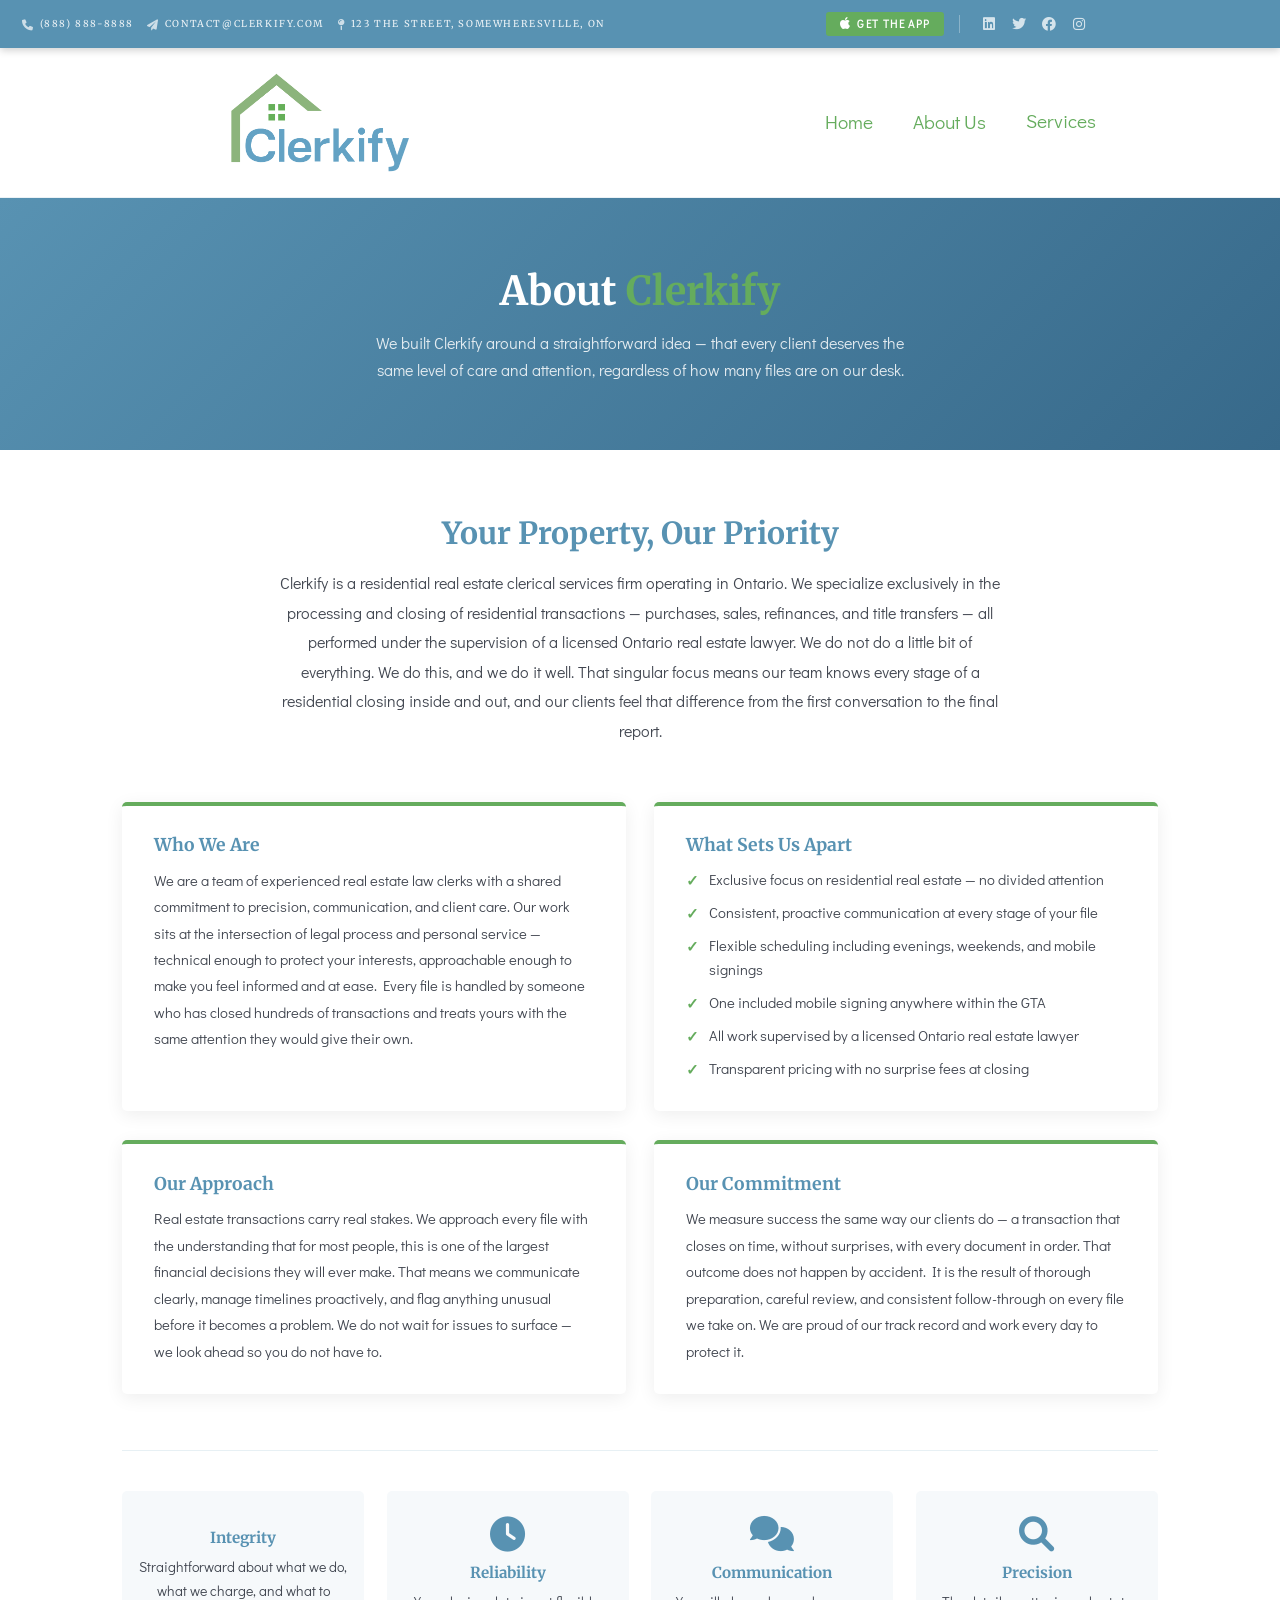
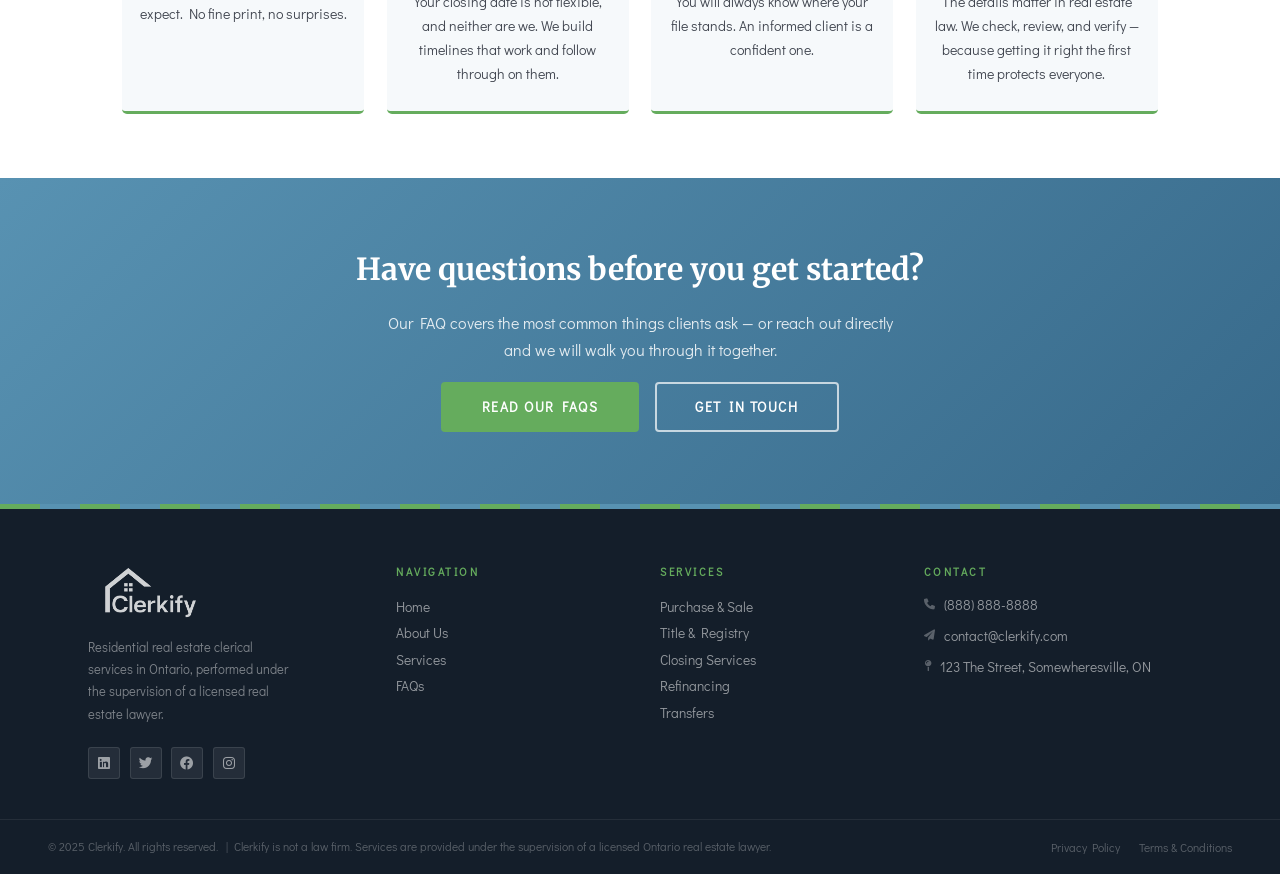
<file: about.html>
<!DOCTYPE html>
<html lang="en">
<head>
    <meta charset="UTF-8">
    <meta name="viewport" content="width=device-width, initial-scale=1.0">
    <title>About Us — Clerkify</title>
    <link rel="stylesheet" href="css/style.css">
    <link rel="stylesheet" href="css/contact.css">
    <link rel="icon" href="./favicon.ico" type="image/x-icon">
    <link href="https://cdnjs.cloudflare.com/ajax/libs/font-awesome/6.0.0/css/all.min.css" rel="stylesheet">
    <script src="js/script.js" defer></script>
</head>
<body>
    <div class="page-container">

    <!--Nav-->
        <nav id="nav-bar" class="nav-container">
            <div class="nav-left">
                <ul class="contact-info merriweather-regular">
                    <li><i class="fa-solid fa-phone"></i><a href="tel:8888888888" title="Call Us">(888) 888-8888</a></li>
                    <li><i class="fa-solid fa-paper-plane"></i><a id="contact-link" href="#" title="Email Us">CONTACT@CLERKIFY.COM</a></li>
                    <li><i class="fa-solid fa-map-pin"></i><a href="#" title="Find Us">123 THE STREET, SOMEWHERESVILLE, ON</a></li>
                </ul>
            </div>
            <div class="nav-right">
                <a class="get-app-btn" href="#" target="_blank" rel="noopener">
                    <i class="fab fa-apple"></i> Get the App
                </a>
                <div class="nav-divider"></div>
                <div class="social-links">
                    <a href="https://linkedin.com" target="_blank" aria-label="LinkedIn"><i class="fab fa-linkedin"></i></a>
                    <a href="https://twitter.com" target="_blank" aria-label="Twitter"><i class="fab fa-twitter"></i></a>
                    <a href="https://facebook.com" target="_blank" aria-label="Facebook"><i class="fab fa-facebook"></i></a>
                    <a href="https://instagram.com" target="_blank" aria-label="Instagram"><i class="fab fa-instagram"></i></a>
                </div>
            </div>
            <button class="hamburger" id="hamburger" aria-label="Toggle Menu"><span></span><span></span><span></span></button>
        </nav>

    <!--Mobile Menu-->
        <div class="mobile-menu" id="mobile-menu">
            <button class="mobile-menu-close" id="mobile-menu-close">&times;</button>
            <ul class="mobile-nav-links didact-gothic-regular">
                <li><a href="index.html">Home</a></li>
                <li><a href="about.html">About Us</a></li>
                <li class="mobile-services-item">
                    <button class="mobile-services-toggle didact-gothic-regular">Services <span class="mobile-arrow">&#9662;</span></button>
                    <div class="mobile-service-content">
                        <a href="services.html#purchase-sale">Purchase &amp; Sale</a>
                        <a href="services.html#title-registry">Title &amp; Registry</a>
                        <a href="services.html#closing-services">Closing Services</a>
                        <a href="services.html#refinancing">Refinancing</a>
                        <a href="services.html#transfers">Transfers</a>
                    </div>
                </li>
            </ul>
            <a class="mobile-get-app get-app-btn" href="#" target="_blank" rel="noopener">
                <i class="fab fa-apple"></i> Get the App
            </a>
            <div class="mobile-contact-info merriweather-regular">
                <p><i class="fa-solid fa-phone"></i><a href="tel:8888888888">(888) 888-8888</a></p>
                <p><i class="fa-solid fa-paper-plane"></i><a id="mobile-contact-link" href="#">CONTACT@CLERKIFY.COM</a></p>
                <p><i class="fa-solid fa-map-pin"></i><a href="#">123 THE STREET, SOMEWHERESVILLE, ON</a></p>
            </div>
            <div class="mobile-social-links">
                <a href="https://linkedin.com" target="_blank" aria-label="LinkedIn"><i class="fab fa-linkedin"></i></a>
                <a href="https://twitter.com" target="_blank" aria-label="Twitter"><i class="fab fa-twitter"></i></a>
                <a href="https://facebook.com" target="_blank" aria-label="Facebook"><i class="fab fa-facebook"></i></a>
                <a href="https://instagram.com" target="_blank" aria-label="Instagram"><i class="fab fa-instagram"></i></a>
            </div>
        </div>

    <!--Contact Popup-->
        <div id="contactSection">
            <div class="contact-container">
                <button class="close-btn" id="close-contact">&times;</button>
                <h2>Contact Us</h2>
                <form class="contact-form" id="contact-form">
                    <label for="c-name">Your Name</label>
                    <input type="text" id="c-name" name="name" required>
                    <label for="c-email">Your Email</label>
                    <input type="email" id="c-email" name="email" required>
                    <label for="c-message">Your Message</label>
                    <textarea id="c-message" name="message" rows="5" required></textarea>
                    <button type="submit">Send Message</button>
                </form>
            </div>
        </div>

    <!--Header-->
        <header class="header-container">
            <div class="logo-container">
                <a href="index.html"><img src="resources/ClerkifyLogo_tr.png" alt="Clerkify Logo"></a>
            </div>
            <ul class="main-menu didact-gothic-regular">
                <li class="home"><a href="index.html">Home</a><div class="home-underline"></div></li>
                <li class="about"><a href="about.html">About Us</a><div class="about-underline"></div></li>
                <li>
                    <nav class="service-menu">
                        <button class="services didact-gothic-regular"><a href="services.html">Services</a></button>
                        <div class="services-underline"></div>
                        <div class="service-content">
                            <a href="services.html#purchase-sale">Purchase &amp; Sale</a>
                            <a href="services.html#title-registry">Title &amp; Registry</a>
                            <a href="services.html#closing-services">Closing Services</a>
                            <a href="services.html#refinancing">Refinancing</a>
                            <a href="services.html#transfers">Transfers</a>
                        </div>
                    </nav>
                </li>
            </ul>
        </header>

    <!--Page Hero-->
        <section class="page-hero">
            <h1>About <span class="accent">Clerkify</span></h1>
            <p>We built Clerkify around a straightforward idea &mdash; that every client deserves the same level of care and attention, regardless of how many files are on our desk.</p>
        </section>

    <!--About Content-->
        <div class="about-wrap">
            <div class="about-intro">
                <h2>Your Property, Our Priority</h2>
                <p>Clerkify is a residential real estate clerical services firm operating in Ontario. We specialize exclusively in the processing and closing of residential transactions &mdash; purchases, sales, refinances, and title transfers &mdash; all performed under the supervision of a licensed Ontario real estate lawyer. We do not do a little bit of everything. We do this, and we do it well. That singular focus means our team knows every stage of a residential closing inside and out, and our clients feel that difference from the first conversation to the final report.</p>
            </div>
            <div class="about-grid">
                <div class="about-card">
                    <h3>Who We Are</h3>
                    <p>We are a team of experienced real estate law clerks with a shared commitment to precision, communication, and client care. Our work sits at the intersection of legal process and personal service &mdash; technical enough to protect your interests, approachable enough to make you feel informed and at ease. Every file is handled by someone who has closed hundreds of transactions and treats yours with the same attention they would give their own.</p>
                </div>
                <div class="about-card">
                    <h3>What Sets Us Apart</h3>
                    <ul>
                        <li>Exclusive focus on residential real estate &mdash; no divided attention</li>
                        <li>Consistent, proactive communication at every stage of your file</li>
                        <li>Flexible scheduling including evenings, weekends, and mobile signings</li>
                        <li>One included mobile signing anywhere within the GTA</li>
                        <li>All work supervised by a licensed Ontario real estate lawyer</li>
                        <li>Transparent pricing with no surprise fees at closing</li>
                    </ul>
                </div>
                <div class="about-card">
                    <h3>Our Approach</h3>
                    <p>Real estate transactions carry real stakes. We approach every file with the understanding that for most people, this is one of the largest financial decisions they will ever make. That means we communicate clearly, manage timelines proactively, and flag anything unusual before it becomes a problem. We do not wait for issues to surface &mdash; we look ahead so you do not have to.</p>
                </div>
                <div class="about-card">
                    <h3>Our Commitment</h3>
                    <p>We measure success the same way our clients do &mdash; a transaction that closes on time, without surprises, with every document in order. That outcome does not happen by accident. It is the result of thorough preparation, careful review, and consistent follow-through on every file we take on. We are proud of our track record and work every day to protect it.</p>
                </div>
            </div>
            <div class="about-values">
                <div class="value-item">
                    <i class="fa-solid fa-shield-halved"></i>
                    <h4>Integrity</h4>
                    <p>Straightforward about what we do, what we charge, and what to expect. No fine print, no surprises.</p>
                </div>
                <div class="value-item">
                    <i class="fa-solid fa-clock"></i>
                    <h4>Reliability</h4>
                    <p>Your closing date is not flexible, and neither are we. We build timelines that work and follow through on them.</p>
                </div>
                <div class="value-item">
                    <i class="fa-solid fa-comments"></i>
                    <h4>Communication</h4>
                    <p>You will always know where your file stands. An informed client is a confident one.</p>
                </div>
                <div class="value-item">
                    <i class="fa-solid fa-magnifying-glass"></i>
                    <h4>Precision</h4>
                    <p>The details matter in real estate law. We check, review, and verify &mdash; because getting it right the first time protects everyone.</p>
                </div>
            </div>
        </div>

    <!--CTA Banner-->
        <div class="cta-banner">
            <h2>Have questions before you get started?</h2>
            <p>Our FAQ covers the most common things clients ask &mdash; or reach out directly and we will walk you through it together.</p>
            <div style="display:flex;gap:1rem;flex-wrap:wrap;justify-content:center;">
                <a href="faq.html" class="cta-btn">Read Our FAQs</a>
                <a href="#" class="cta-btn open-contact-popup" style="background:transparent;border-color:rgba(255,255,255,0.7);">Get in Touch</a>
            </div>
        </div>

    <!--Footer-->
        <footer class="footer">
            <div class="footer-container">
                <div class="footer-brand">
                    <img src="resources/ClerkifyLogo_tr.png" alt="Clerkify Logo">
                    <p>Residential real estate clerical services in Ontario, performed under the supervision of a licensed real estate lawyer.</p>
                    <div class="footer-social">
                        <a href="https://linkedin.com" target="_blank" aria-label="LinkedIn"><i class="fab fa-linkedin"></i></a>
                        <a href="https://twitter.com" target="_blank" aria-label="Twitter"><i class="fab fa-twitter"></i></a>
                        <a href="https://facebook.com" target="_blank" aria-label="Facebook"><i class="fab fa-facebook"></i></a>
                        <a href="https://instagram.com" target="_blank" aria-label="Instagram"><i class="fab fa-instagram"></i></a>
                    </div>
                </div>
                <div class="footer-section">
                    <h2>Navigation</h2>
                    <ul>
                        <li><a href="index.html">Home</a></li>
                        <li><a href="about.html">About Us</a></li>
                        <li><a href="services.html">Services</a></li>
                        <li><a href="faq.html">FAQs</a></li>
                    </ul>
                </div>
                <div class="footer-section">
                    <h2>Services</h2>
                    <ul>
                        <li><a href="services.html#purchase-sale">Purchase &amp; Sale</a></li>
                        <li><a href="services.html#title-registry">Title &amp; Registry</a></li>
                        <li><a href="services.html#closing-services">Closing Services</a></li>
                        <li><a href="services.html#refinancing">Refinancing</a></li>
                        <li><a href="services.html#transfers">Transfers</a></li>
                    </ul>
                </div>
                <div class="footer-contact">
                    <h2>Contact</h2>
                    <div class="footer-contact-item">
                        <i class="fa-solid fa-phone"></i>
                        <a href="tel:8888888888">(888) 888-8888</a>
                    </div>
                    <div class="footer-contact-item">
                        <i class="fa-solid fa-paper-plane"></i>
                        <a href="#" class="open-contact-popup">contact@clerkify.com</a>
                    </div>
                    <div class="footer-contact-item">
                        <i class="fa-solid fa-map-pin"></i>
                        <span>123 The Street, Somewheresville, ON</span>
                    </div>
                </div>
            </div>
            <div class="footer-bottom">
                <p>&copy; 2025 Clerkify. All rights reserved. &nbsp;|&nbsp; Clerkify is not a law firm. Services are provided under the supervision of a licensed Ontario real estate lawyer.</p>
                <div class="footer-bottom-links">
                    <a href="privacy.html">Privacy Policy</a>
                    <a href="terms.html">Terms &amp; Conditions</a>
                </div>
            </div>
        </footer>

    </div>
</body>
</html>
</file>
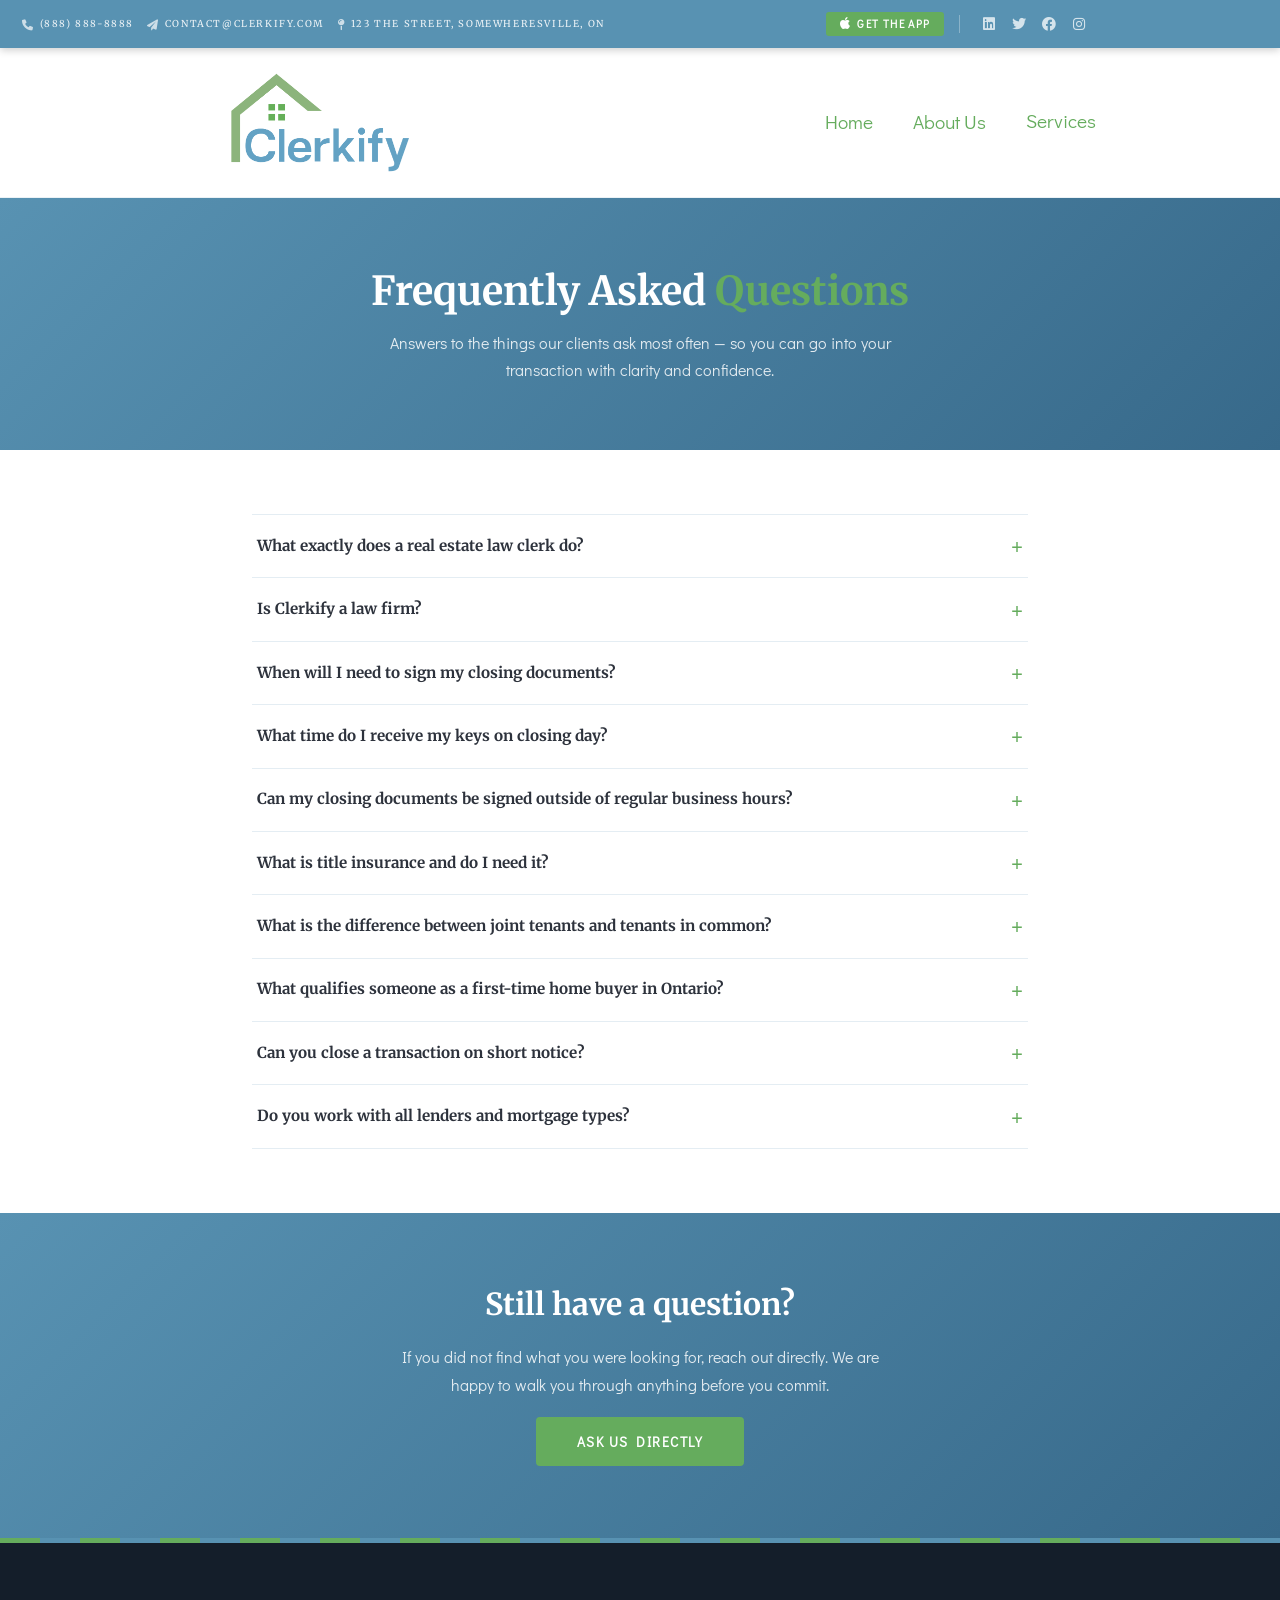
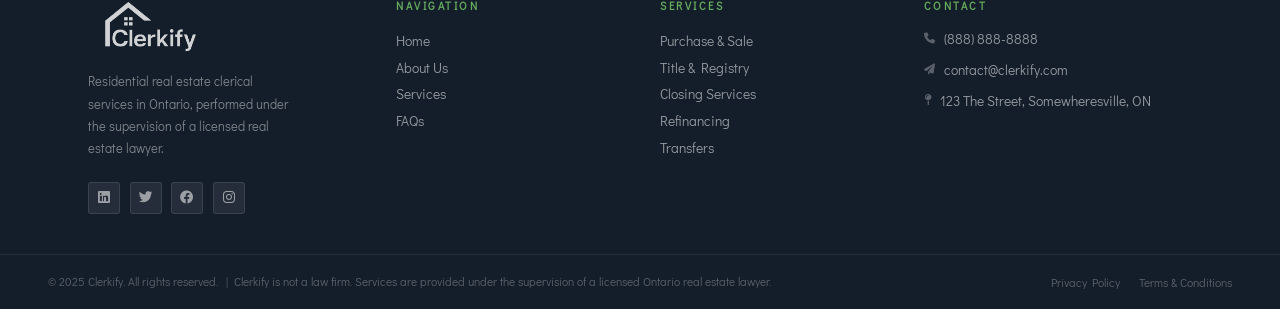
<file: faq.html>
<!DOCTYPE html>
<html lang="en">
<head>
    <meta charset="UTF-8">
    <meta name="viewport" content="width=device-width, initial-scale=1.0">
    <title>FAQs — Clerkify</title>
    <link rel="stylesheet" href="css/style.css">
    <link rel="stylesheet" href="css/contact.css">
    <link rel="icon" href="./favicon.ico" type="image/x-icon">
    <link href="https://cdnjs.cloudflare.com/ajax/libs/font-awesome/6.0.0/css/all.min.css" rel="stylesheet">
    <script src="js/script.js" defer></script>
</head>
<body>
    <div class="page-container">

    <!--Nav-->
        <nav id="nav-bar" class="nav-container">
            <div class="nav-left">
                <ul class="contact-info merriweather-regular">
                    <li><i class="fa-solid fa-phone"></i><a href="tel:8888888888" title="Call Us">(888) 888-8888</a></li>
                    <li><i class="fa-solid fa-paper-plane"></i><a id="contact-link" href="#" title="Email Us">CONTACT@CLERKIFY.COM</a></li>
                    <li><i class="fa-solid fa-map-pin"></i><a href="#" title="Find Us">123 THE STREET, SOMEWHERESVILLE, ON</a></li>
                </ul>
            </div>
            <div class="nav-right">
                <a class="get-app-btn" href="#" target="_blank" rel="noopener">
                    <i class="fab fa-apple"></i> Get the App
                </a>
                <div class="nav-divider"></div>
                <div class="social-links">
                    <a href="https://linkedin.com" target="_blank" aria-label="LinkedIn"><i class="fab fa-linkedin"></i></a>
                    <a href="https://twitter.com" target="_blank" aria-label="Twitter"><i class="fab fa-twitter"></i></a>
                    <a href="https://facebook.com" target="_blank" aria-label="Facebook"><i class="fab fa-facebook"></i></a>
                    <a href="https://instagram.com" target="_blank" aria-label="Instagram"><i class="fab fa-instagram"></i></a>
                </div>
            </div>
            <button class="hamburger" id="hamburger" aria-label="Toggle Menu"><span></span><span></span><span></span></button>
        </nav>

    <!--Mobile Menu-->
        <div class="mobile-menu" id="mobile-menu">
            <button class="mobile-menu-close" id="mobile-menu-close">&times;</button>
            <ul class="mobile-nav-links didact-gothic-regular">
                <li><a href="index.html">Home</a></li>
                <li><a href="about.html">About Us</a></li>
                <li class="mobile-services-item">
                    <button class="mobile-services-toggle didact-gothic-regular">Services <span class="mobile-arrow">&#9662;</span></button>
                    <div class="mobile-service-content">
                        <a href="services.html#purchase-sale">Purchase &amp; Sale</a>
                        <a href="services.html#title-registry">Title &amp; Registry</a>
                        <a href="services.html#closing-services">Closing Services</a>
                        <a href="services.html#refinancing">Refinancing</a>
                        <a href="services.html#transfers">Transfers</a>
                    </div>
                </li>
            </ul>
            <a class="mobile-get-app get-app-btn" href="#" target="_blank" rel="noopener">
                <i class="fab fa-apple"></i> Get the App
            </a>
            <div class="mobile-contact-info merriweather-regular">
                <p><i class="fa-solid fa-phone"></i><a href="tel:8888888888">(888) 888-8888</a></p>
                <p><i class="fa-solid fa-paper-plane"></i><a id="mobile-contact-link" href="#">CONTACT@CLERKIFY.COM</a></p>
                <p><i class="fa-solid fa-map-pin"></i><a href="#">123 THE STREET, SOMEWHERESVILLE, ON</a></p>
            </div>
            <div class="mobile-social-links">
                <a href="https://linkedin.com" target="_blank" aria-label="LinkedIn"><i class="fab fa-linkedin"></i></a>
                <a href="https://twitter.com" target="_blank" aria-label="Twitter"><i class="fab fa-twitter"></i></a>
                <a href="https://facebook.com" target="_blank" aria-label="Facebook"><i class="fab fa-facebook"></i></a>
                <a href="https://instagram.com" target="_blank" aria-label="Instagram"><i class="fab fa-instagram"></i></a>
            </div>
        </div>

    <!--Contact Popup-->
        <div id="contactSection">
            <div class="contact-container">
                <button class="close-btn" id="close-contact">&times;</button>
                <h2>Contact Us</h2>
                <form class="contact-form" id="contact-form">
                    <label for="c-name">Your Name</label>
                    <input type="text" id="c-name" name="name" required>
                    <label for="c-email">Your Email</label>
                    <input type="email" id="c-email" name="email" required>
                    <label for="c-message">Your Message</label>
                    <textarea id="c-message" name="message" rows="5" required></textarea>
                    <button type="submit">Send Message</button>
                </form>
            </div>
        </div>

    <!--Header-->
        <header class="header-container">
            <div class="logo-container">
                <a href="index.html"><img src="resources/ClerkifyLogo_tr.png" alt="Clerkify Logo"></a>
            </div>
            <ul class="main-menu didact-gothic-regular">
                <li class="home"><a href="index.html">Home</a><div class="home-underline"></div></li>
                <li class="about"><a href="about.html">About Us</a><div class="about-underline"></div></li>
                <li>
                    <nav class="service-menu">
                        <button class="services didact-gothic-regular"><a href="services.html">Services</a></button>
                        <div class="services-underline"></div>
                        <div class="service-content">
                            <a href="services.html#purchase-sale">Purchase &amp; Sale</a>
                            <a href="services.html#title-registry">Title &amp; Registry</a>
                            <a href="services.html#closing-services">Closing Services</a>
                            <a href="services.html#refinancing">Refinancing</a>
                            <a href="services.html#transfers">Transfers</a>
                        </div>
                    </nav>
                </li>
            </ul>
        </header>

    <!--Page Hero-->
        <section class="page-hero">
            <h1>Frequently Asked <span class="accent">Questions</span></h1>
            <p>Answers to the things our clients ask most often &mdash; so you can go into your transaction with clarity and confidence.</p>
        </section>

    <!--FAQ Accordion-->
        <div class="faq-wrap">
            <div class="faq-item">
                <div class="faq-question"><h3>What exactly does a real estate law clerk do?</h3><span class="faq-icon">+</span></div>
                <div class="faq-answer"><p>A real estate law clerk handles the administrative and legal preparation work involved in closing a real estate transaction. This includes reviewing agreements, conducting title and off-title searches, preparing closing documents, communicating with lenders and opposing counsel, coordinating signing appointments, managing trust funds, registering documents electronically, and delivering the final report to the client. At Clerkify, all of this work is performed under the supervision of a licensed Ontario real estate lawyer.</p></div>
            </div>
            <div class="faq-item">
                <div class="faq-question"><h3>Is Clerkify a law firm?</h3><span class="faq-icon">+</span></div>
                <div class="faq-answer"><p>No. Clerkify is not a law firm. We are a real estate clerical services firm that operates under the supervision of a licensed Ontario real estate lawyer. Our clerks prepare, review, and manage all aspects of your transaction, and a supervising lawyer is responsible for the legal oversight of every file.</p></div>
            </div>
            <div class="faq-item">
                <div class="faq-question"><h3>When will I need to sign my closing documents?</h3><span class="faq-icon">+</span></div>
                <div class="faq-answer"><p>Signing appointments are typically scheduled between two and ten days before your closing date. Before we can arrange your signing, we need to confirm that all required information and documents from all parties &mdash; including your lender, realtor, and opposing counsel &mdash; have been received and reviewed. We will contact you directly to schedule a time that works for you, including evening and weekend availability.</p></div>
            </div>
            <div class="faq-item">
                <div class="faq-question"><h3>What time do I receive my keys on closing day?</h3><span class="faq-icon">+</span></div>
                <div class="faq-answer"><p>Once mortgage funds are received from your lender and combined with your down payment, those funds are sent to the seller&rsquo;s lawyer along with all required closing documents. Once all conditions are met and the transfer is registered, keys are released &mdash; typically between 2:00 p.m. and 5:00 p.m. We will keep you updated throughout the day.</p></div>
            </div>
            <div class="faq-item">
                <div class="faq-question"><h3>Can my closing documents be signed outside of regular business hours?</h3><span class="faq-icon">+</span></div>
                <div class="faq-answer"><p>Yes. We offer evening and weekend signing appointments, and we also provide mobile signing services &mdash; we come to you. One mobile signing within the Greater Toronto Area is included in our standard fees. For locations outside the GTA, mobile signing is available for an additional fee based on distance.</p></div>
            </div>
            <div class="faq-item">
                <div class="faq-question"><h3>What is title insurance and do I need it?</h3><span class="faq-icon">+</span></div>
                <div class="faq-answer">
                    <p>Title insurance is a policy that protects property owners and their lenders against losses arising from issues related to the property&rsquo;s title or ownership. It covers risks including:</p>
                    <ul>
                        <li>Unknown title defects that prevent clear ownership</li>
                        <li>Existing liens from unpaid taxes, mortgages, or condominium fees</li>
                        <li>Errors in surveys or public records</li>
                        <li>Encroachments from neighbouring structures</li>
                        <li>Title fraud and forgery</li>
                    </ul>
                    <p>Most lenders in Ontario now require title insurance as a condition of financing. We arrange title insurance on your behalf as part of our standard service.</p>
                </div>
            </div>
            <div class="faq-item">
                <div class="faq-question"><h3>What is the difference between joint tenants and tenants in common?</h3><span class="faq-icon">+</span></div>
                <div class="faq-answer"><p>With joint tenancy, ownership passes automatically to the surviving owner upon death. With tenancy in common, each owner holds a defined share of the property, and upon death that share passes to their estate rather than to the co-owner. The distinction has meaningful legal and estate planning implications, and we recommend discussing your preference with a lawyer before title is registered.</p></div>
            </div>
            <div class="faq-item">
                <div class="faq-question"><h3>What qualifies someone as a first-time home buyer in Ontario?</h3><span class="faq-icon">+</span></div>
                <div class="faq-answer">
                    <p>To qualify for the Ontario Land Transfer Tax first-time home buyer refund, the purchaser must:</p>
                    <ul>
                        <li>Be at least 18 years of age</li>
                        <li>Intend to occupy the property as their principal residence within nine months of the transfer date</li>
                        <li>Have never previously owned or held an interest in a home anywhere in the world</li>
                        <li>Have a spouse who also has never owned an eligible home while being their spouse</li>
                    </ul>
                    <p>If any one of these conditions is not met, the refund may be reduced or unavailable entirely.</p>
                </div>
            </div>
            <div class="faq-item">
                <div class="faq-question"><h3>Can you close a transaction on short notice?</h3><span class="faq-icon">+</span></div>
                <div class="faq-answer"><p>Yes &mdash; if all conditions have been met and we have instructions from all parties, we can typically close a transaction within 48 hours. If you have an urgent closing, contact us immediately so we can assess what is needed and get the file started right away. We will not commit to a timeline we cannot deliver on.</p></div>
            </div>
            <div class="faq-item">
                <div class="faq-question"><h3>Do you work with all lenders and mortgage types?</h3><span class="faq-icon">+</span></div>
                <div class="faq-answer"><p>Yes. We regularly work with A lenders including major banks and credit unions, B lenders, and many private lenders. We are familiar with the requirements and instruction formats used by all major institutions and can accommodate most mortgage types including standard, variable, HELOC, and private lending arrangements.</p></div>
            </div>
        </div>

    <!--CTA Banner-->
        <div class="cta-banner">
            <h2>Still have a question?</h2>
            <p>If you did not find what you were looking for, reach out directly. We are happy to walk you through anything before you commit.</p>
            <a href="#" class="cta-btn open-contact-popup">Ask Us Directly</a>
        </div>

    <!--Footer-->
        <footer class="footer">
            <div class="footer-container">
                <div class="footer-brand">
                    <img src="resources/ClerkifyLogo_tr.png" alt="Clerkify Logo">
                    <p>Residential real estate clerical services in Ontario, performed under the supervision of a licensed real estate lawyer.</p>
                    <div class="footer-social">
                        <a href="https://linkedin.com" target="_blank" aria-label="LinkedIn"><i class="fab fa-linkedin"></i></a>
                        <a href="https://twitter.com" target="_blank" aria-label="Twitter"><i class="fab fa-twitter"></i></a>
                        <a href="https://facebook.com" target="_blank" aria-label="Facebook"><i class="fab fa-facebook"></i></a>
                        <a href="https://instagram.com" target="_blank" aria-label="Instagram"><i class="fab fa-instagram"></i></a>
                    </div>
                </div>
                <div class="footer-section">
                    <h2>Navigation</h2>
                    <ul>
                        <li><a href="index.html">Home</a></li>
                        <li><a href="about.html">About Us</a></li>
                        <li><a href="services.html">Services</a></li>
                        <li><a href="faq.html">FAQs</a></li>
                    </ul>
                </div>
                <div class="footer-section">
                    <h2>Services</h2>
                    <ul>
                        <li><a href="services.html#purchase-sale">Purchase &amp; Sale</a></li>
                        <li><a href="services.html#title-registry">Title &amp; Registry</a></li>
                        <li><a href="services.html#closing-services">Closing Services</a></li>
                        <li><a href="services.html#refinancing">Refinancing</a></li>
                        <li><a href="services.html#transfers">Transfers</a></li>
                    </ul>
                </div>
                <div class="footer-contact">
                    <h2>Contact</h2>
                    <div class="footer-contact-item">
                        <i class="fa-solid fa-phone"></i>
                        <a href="tel:8888888888">(888) 888-8888</a>
                    </div>
                    <div class="footer-contact-item">
                        <i class="fa-solid fa-paper-plane"></i>
                        <a href="#" class="open-contact-popup">contact@clerkify.com</a>
                    </div>
                    <div class="footer-contact-item">
                        <i class="fa-solid fa-map-pin"></i>
                        <span>123 The Street, Somewheresville, ON</span>
                    </div>
                </div>
            </div>
            <div class="footer-bottom">
                <p>&copy; 2025 Clerkify. All rights reserved. &nbsp;|&nbsp; Clerkify is not a law firm. Services are provided under the supervision of a licensed Ontario real estate lawyer.</p>
                <div class="footer-bottom-links">
                    <a href="privacy.html">Privacy Policy</a>
                    <a href="terms.html">Terms &amp; Conditions</a>
                </div>
            </div>
        </footer>

    </div>
</body>
</html>
</file>
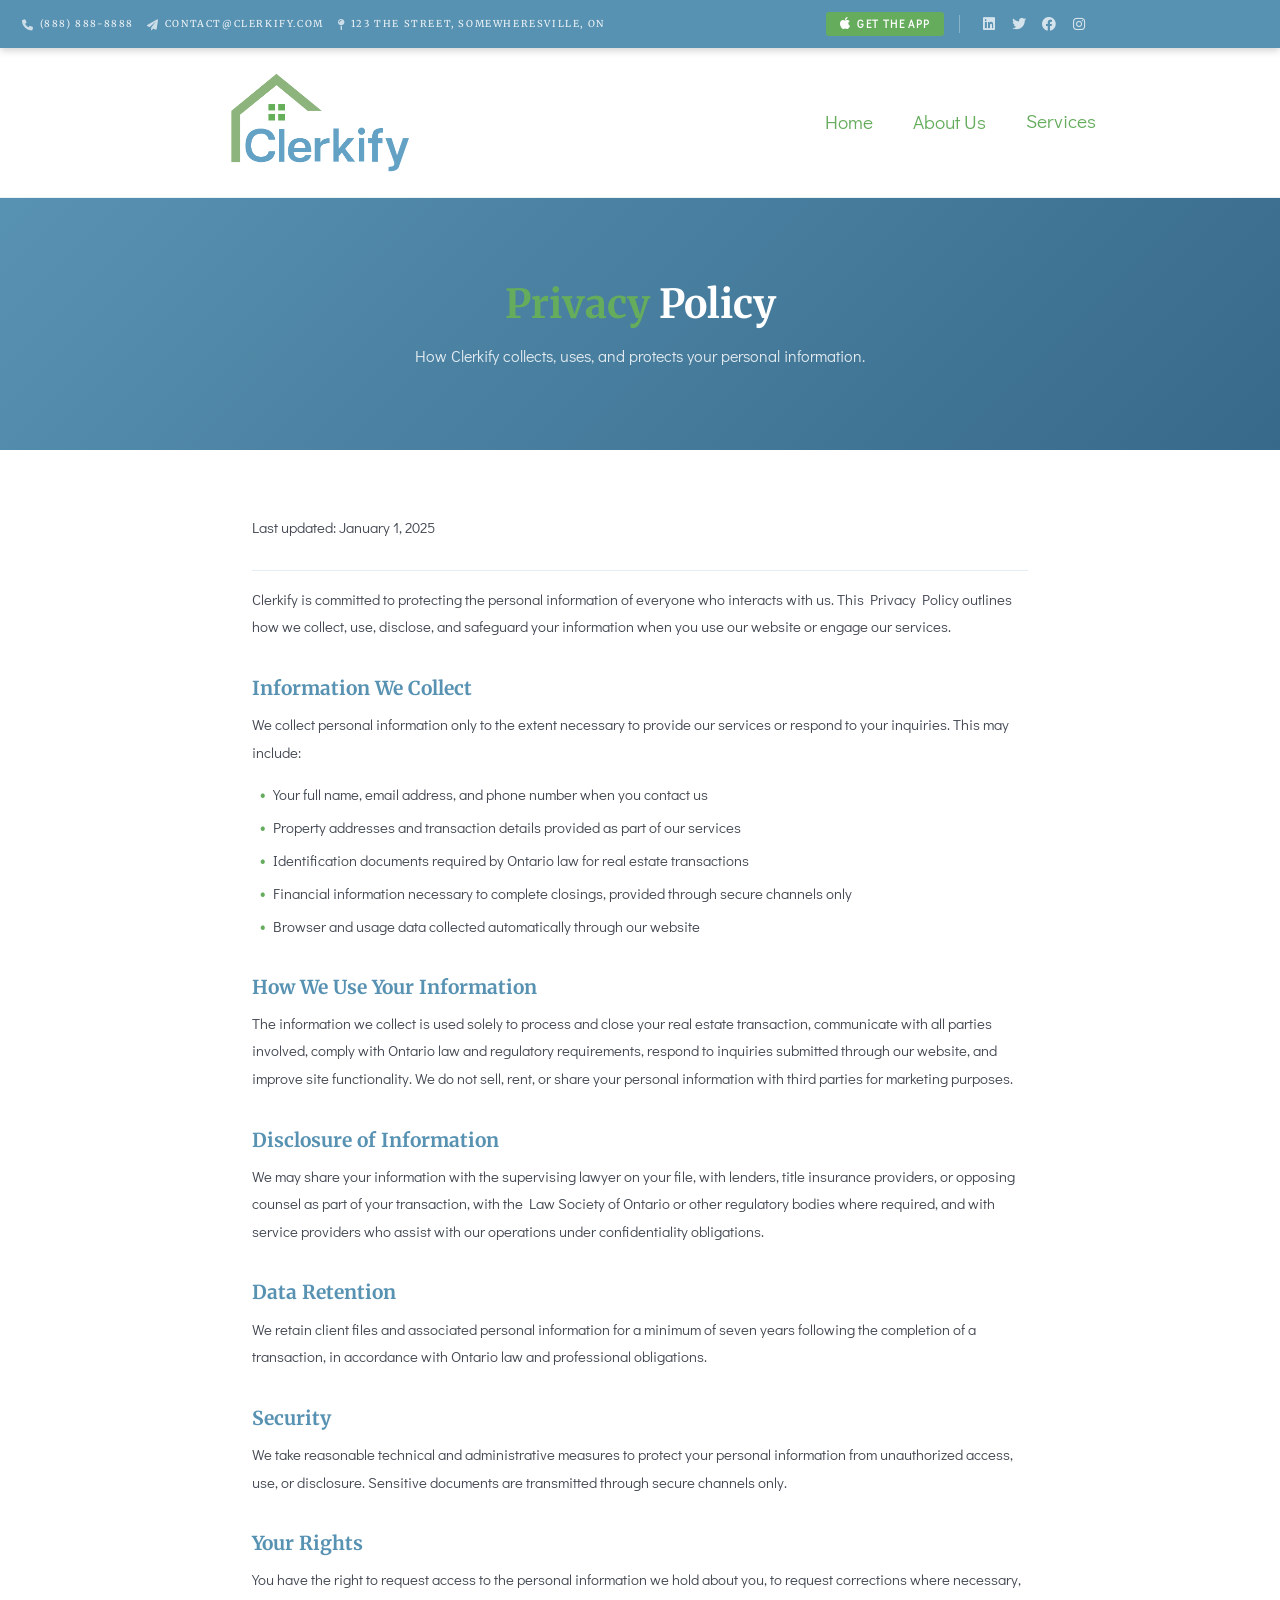
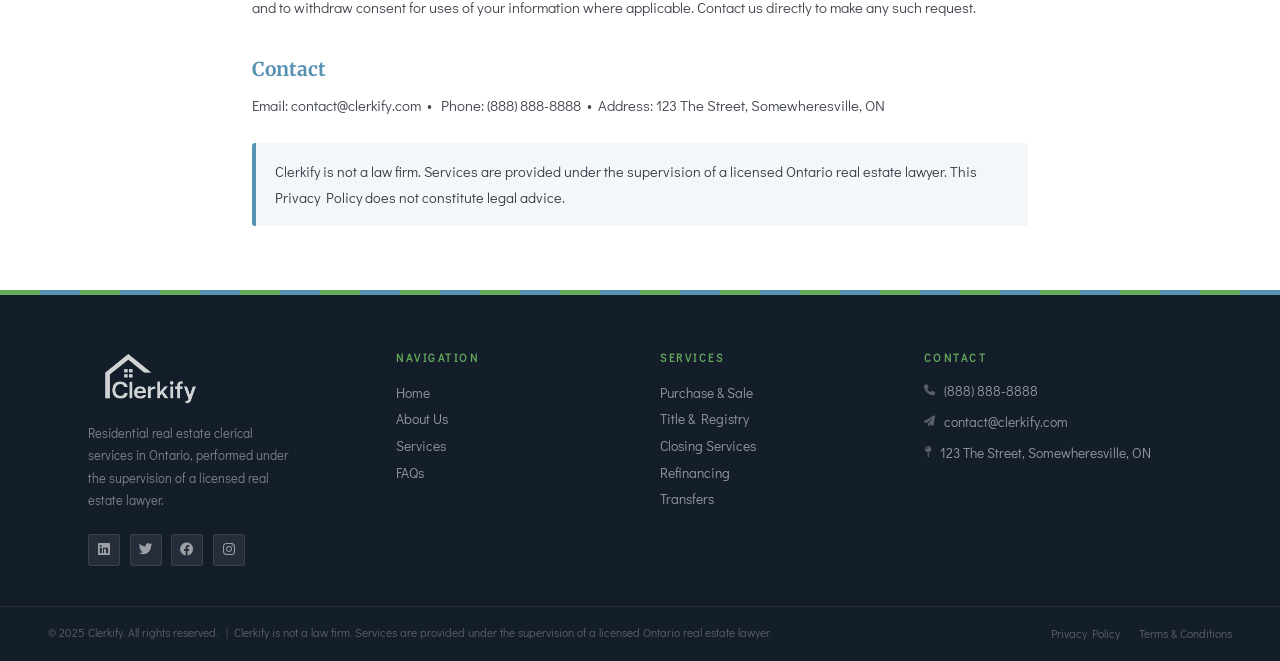
<file: privacy.html>
<!DOCTYPE html>
<html lang="en">
<head>
    <meta charset="UTF-8">
    <meta name="viewport" content="width=device-width, initial-scale=1.0">
    <title>Privacy Policy — Clerkify</title>
    <link rel="stylesheet" href="css/style.css">
    <link rel="stylesheet" href="css/contact.css">
    <link rel="icon" href="./favicon.ico" type="image/x-icon">
    <link href="https://cdnjs.cloudflare.com/ajax/libs/font-awesome/6.0.0/css/all.min.css" rel="stylesheet">
    <script src="js/script.js" defer></script>
</head>
<body>
    <div class="page-container">

    <!--Nav-->
        <nav id="nav-bar" class="nav-container">
            <div class="nav-left">
                <ul class="contact-info merriweather-regular">
                    <li><i class="fa-solid fa-phone"></i><a href="tel:8888888888" title="Call Us">(888) 888-8888</a></li>
                    <li><i class="fa-solid fa-paper-plane"></i><a id="contact-link" href="#" title="Email Us">CONTACT@CLERKIFY.COM</a></li>
                    <li><i class="fa-solid fa-map-pin"></i><a href="#" title="Find Us">123 THE STREET, SOMEWHERESVILLE, ON</a></li>
                </ul>
            </div>
            <div class="nav-right">
                <a class="get-app-btn" href="#" target="_blank" rel="noopener">
                    <i class="fab fa-apple"></i> Get the App
                </a>
                <div class="nav-divider"></div>
                <div class="social-links">
                    <a href="https://linkedin.com" target="_blank" aria-label="LinkedIn"><i class="fab fa-linkedin"></i></a>
                    <a href="https://twitter.com" target="_blank" aria-label="Twitter"><i class="fab fa-twitter"></i></a>
                    <a href="https://facebook.com" target="_blank" aria-label="Facebook"><i class="fab fa-facebook"></i></a>
                    <a href="https://instagram.com" target="_blank" aria-label="Instagram"><i class="fab fa-instagram"></i></a>
                </div>
            </div>
            <button class="hamburger" id="hamburger" aria-label="Toggle Menu"><span></span><span></span><span></span></button>
        </nav>

    <!--Mobile Menu-->
        <div class="mobile-menu" id="mobile-menu">
            <button class="mobile-menu-close" id="mobile-menu-close">&times;</button>
            <ul class="mobile-nav-links didact-gothic-regular">
                <li><a href="index.html">Home</a></li>
                <li><a href="about.html">About Us</a></li>
                <li class="mobile-services-item">
                    <button class="mobile-services-toggle didact-gothic-regular">Services <span class="mobile-arrow">&#9662;</span></button>
                    <div class="mobile-service-content">
                        <a href="services.html#purchase-sale">Purchase &amp; Sale</a>
                        <a href="services.html#title-registry">Title &amp; Registry</a>
                        <a href="services.html#closing-services">Closing Services</a>
                        <a href="services.html#refinancing">Refinancing</a>
                        <a href="services.html#transfers">Transfers</a>
                    </div>
                </li>
            </ul>
            <a class="mobile-get-app get-app-btn" href="#" target="_blank" rel="noopener">
                <i class="fab fa-apple"></i> Get the App
            </a>
            <div class="mobile-contact-info merriweather-regular">
                <p><i class="fa-solid fa-phone"></i><a href="tel:8888888888">(888) 888-8888</a></p>
                <p><i class="fa-solid fa-paper-plane"></i><a id="mobile-contact-link" href="#">CONTACT@CLERKIFY.COM</a></p>
                <p><i class="fa-solid fa-map-pin"></i><a href="#">123 THE STREET, SOMEWHERESVILLE, ON</a></p>
            </div>
            <div class="mobile-social-links">
                <a href="https://linkedin.com" target="_blank" aria-label="LinkedIn"><i class="fab fa-linkedin"></i></a>
                <a href="https://twitter.com" target="_blank" aria-label="Twitter"><i class="fab fa-twitter"></i></a>
                <a href="https://facebook.com" target="_blank" aria-label="Facebook"><i class="fab fa-facebook"></i></a>
                <a href="https://instagram.com" target="_blank" aria-label="Instagram"><i class="fab fa-instagram"></i></a>
            </div>
        </div>

    <!--Contact Popup-->
        <div id="contactSection">
            <div class="contact-container">
                <button class="close-btn" id="close-contact">&times;</button>
                <h2>Contact Us</h2>
                <form class="contact-form" id="contact-form">
                    <label for="c-name">Your Name</label>
                    <input type="text" id="c-name" name="name" required>
                    <label for="c-email">Your Email</label>
                    <input type="email" id="c-email" name="email" required>
                    <label for="c-message">Your Message</label>
                    <textarea id="c-message" name="message" rows="5" required></textarea>
                    <button type="submit">Send Message</button>
                </form>
            </div>
        </div>

    <!--Header-->
        <header class="header-container">
            <div class="logo-container">
                <a href="index.html"><img src="resources/ClerkifyLogo_tr.png" alt="Clerkify Logo"></a>
            </div>
            <ul class="main-menu didact-gothic-regular">
                <li class="home"><a href="index.html">Home</a><div class="home-underline"></div></li>
                <li class="about"><a href="about.html">About Us</a><div class="about-underline"></div></li>
                <li>
                    <nav class="service-menu">
                        <button class="services didact-gothic-regular"><a href="services.html">Services</a></button>
                        <div class="services-underline"></div>
                        <div class="service-content">
                            <a href="services.html#purchase-sale">Purchase &amp; Sale</a>
                            <a href="services.html#title-registry">Title &amp; Registry</a>
                            <a href="services.html#closing-services">Closing Services</a>
                            <a href="services.html#refinancing">Refinancing</a>
                            <a href="services.html#transfers">Transfers</a>
                        </div>
                    </nav>
                </li>
            </ul>
        </header>

    <!--Page Hero-->
        <section class="page-hero">
            <h1><span class="accent">Privacy</span> Policy</h1>
            <p>How Clerkify collects, uses, and protects your personal information.</p>
        </section>

        <div class="legal-wrap">
            <p class="legal-updated">Last updated: January 1, 2025</p>
            <p>Clerkify is committed to protecting the personal information of everyone who interacts with us. This Privacy Policy outlines how we collect, use, disclose, and safeguard your information when you use our website or engage our services.</p>
            <h2>Information We Collect</h2>
            <p>We collect personal information only to the extent necessary to provide our services or respond to your inquiries. This may include:</p>
            <ul>
                <li>Your full name, email address, and phone number when you contact us</li>
                <li>Property addresses and transaction details provided as part of our services</li>
                <li>Identification documents required by Ontario law for real estate transactions</li>
                <li>Financial information necessary to complete closings, provided through secure channels only</li>
                <li>Browser and usage data collected automatically through our website</li>
            </ul>
            <h2>How We Use Your Information</h2>
            <p>The information we collect is used solely to process and close your real estate transaction, communicate with all parties involved, comply with Ontario law and regulatory requirements, respond to inquiries submitted through our website, and improve site functionality. We do not sell, rent, or share your personal information with third parties for marketing purposes.</p>
            <h2>Disclosure of Information</h2>
            <p>We may share your information with the supervising lawyer on your file, with lenders, title insurance providers, or opposing counsel as part of your transaction, with the Law Society of Ontario or other regulatory bodies where required, and with service providers who assist with our operations under confidentiality obligations.</p>
            <h2>Data Retention</h2>
            <p>We retain client files and associated personal information for a minimum of seven years following the completion of a transaction, in accordance with Ontario law and professional obligations.</p>
            <h2>Security</h2>
            <p>We take reasonable technical and administrative measures to protect your personal information from unauthorized access, use, or disclosure. Sensitive documents are transmitted through secure channels only.</p>
            <h2>Your Rights</h2>
            <p>You have the right to request access to the personal information we hold about you, to request corrections where necessary, and to withdraw consent for uses of your information where applicable. Contact us directly to make any such request.</p>
            <h2>Contact</h2>
            <p>Email: contact@clerkify.com &nbsp;&bull;&nbsp; Phone: (888) 888-8888 &nbsp;&bull;&nbsp; Address: 123 The Street, Somewheresville, ON</p>
            <div class="legal-disclaimer">
                <p>Clerkify is not a law firm. Services are provided under the supervision of a licensed Ontario real estate lawyer. This Privacy Policy does not constitute legal advice.</p>
            </div>
        </div>

    <!--Footer-->
        <footer class="footer">
            <div class="footer-container">
                <div class="footer-brand">
                    <img src="resources/ClerkifyLogo_tr.png" alt="Clerkify Logo">
                    <p>Residential real estate clerical services in Ontario, performed under the supervision of a licensed real estate lawyer.</p>
                    <div class="footer-social">
                        <a href="https://linkedin.com" target="_blank" aria-label="LinkedIn"><i class="fab fa-linkedin"></i></a>
                        <a href="https://twitter.com" target="_blank" aria-label="Twitter"><i class="fab fa-twitter"></i></a>
                        <a href="https://facebook.com" target="_blank" aria-label="Facebook"><i class="fab fa-facebook"></i></a>
                        <a href="https://instagram.com" target="_blank" aria-label="Instagram"><i class="fab fa-instagram"></i></a>
                    </div>
                </div>
                <div class="footer-section">
                    <h2>Navigation</h2>
                    <ul>
                        <li><a href="index.html">Home</a></li>
                        <li><a href="about.html">About Us</a></li>
                        <li><a href="services.html">Services</a></li>
                        <li><a href="faq.html">FAQs</a></li>
                    </ul>
                </div>
                <div class="footer-section">
                    <h2>Services</h2>
                    <ul>
                        <li><a href="services.html#purchase-sale">Purchase &amp; Sale</a></li>
                        <li><a href="services.html#title-registry">Title &amp; Registry</a></li>
                        <li><a href="services.html#closing-services">Closing Services</a></li>
                        <li><a href="services.html#refinancing">Refinancing</a></li>
                        <li><a href="services.html#transfers">Transfers</a></li>
                    </ul>
                </div>
                <div class="footer-contact">
                    <h2>Contact</h2>
                    <div class="footer-contact-item">
                        <i class="fa-solid fa-phone"></i>
                        <a href="tel:8888888888">(888) 888-8888</a>
                    </div>
                    <div class="footer-contact-item">
                        <i class="fa-solid fa-paper-plane"></i>
                        <a href="#" class="open-contact-popup">contact@clerkify.com</a>
                    </div>
                    <div class="footer-contact-item">
                        <i class="fa-solid fa-map-pin"></i>
                        <span>123 The Street, Somewheresville, ON</span>
                    </div>
                </div>
            </div>
            <div class="footer-bottom">
                <p>&copy; 2025 Clerkify. All rights reserved. &nbsp;|&nbsp; Clerkify is not a law firm. Services are provided under the supervision of a licensed Ontario real estate lawyer.</p>
                <div class="footer-bottom-links">
                    <a href="privacy.html">Privacy Policy</a>
                    <a href="terms.html">Terms &amp; Conditions</a>
                </div>
            </div>
        </footer>

    </div>
</body>
</html>
</file>
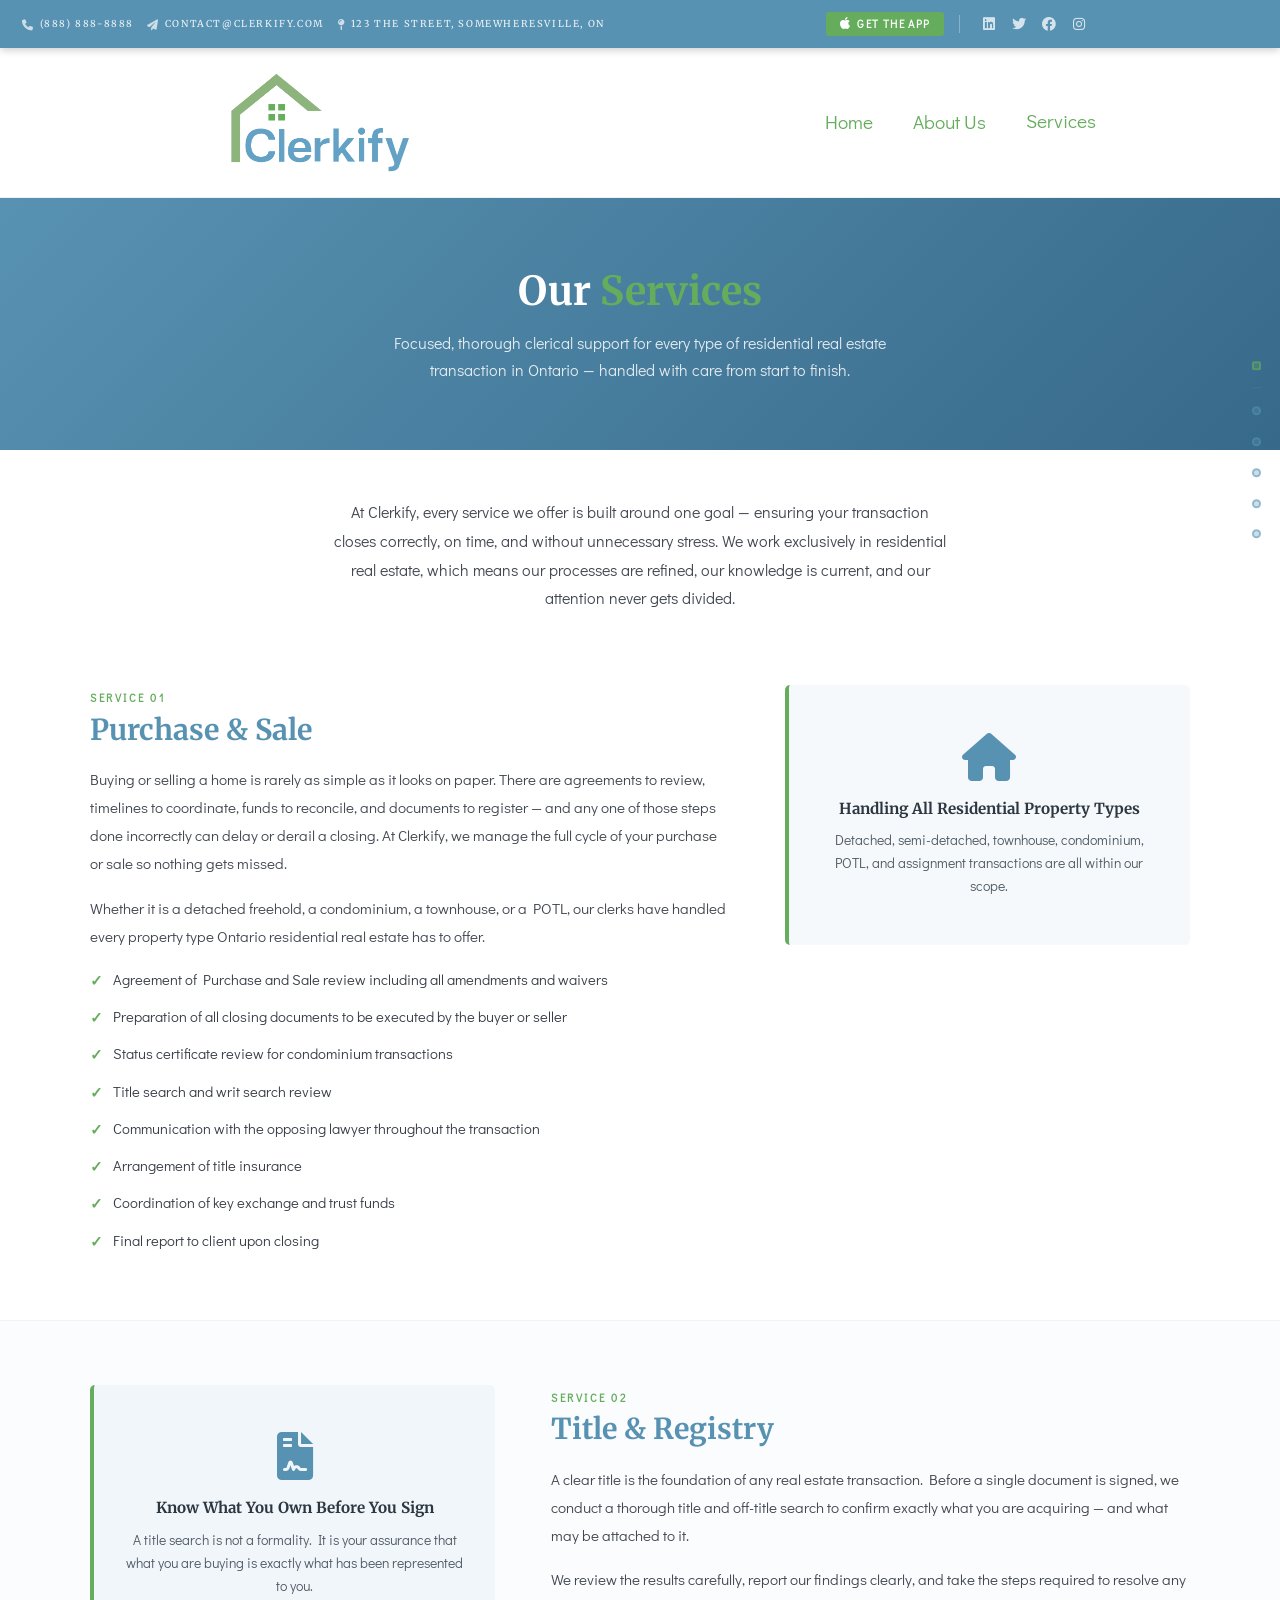
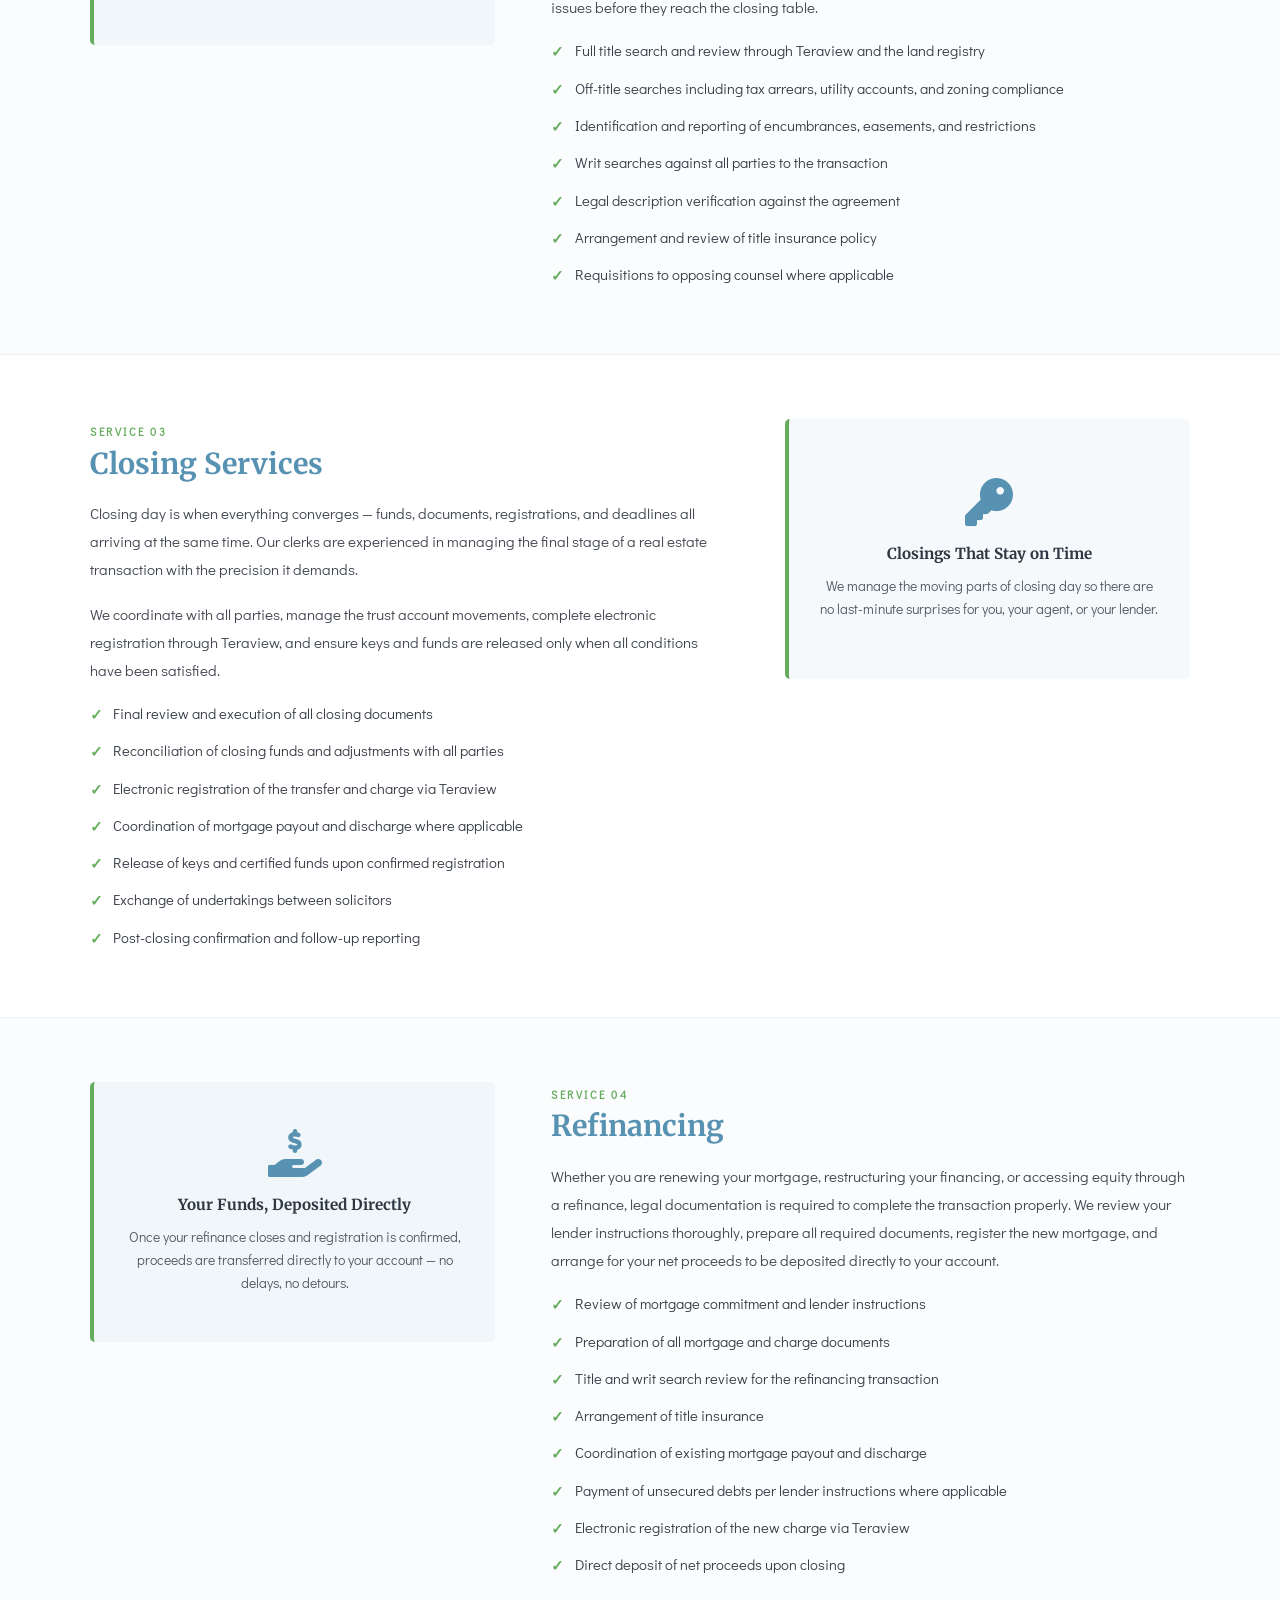
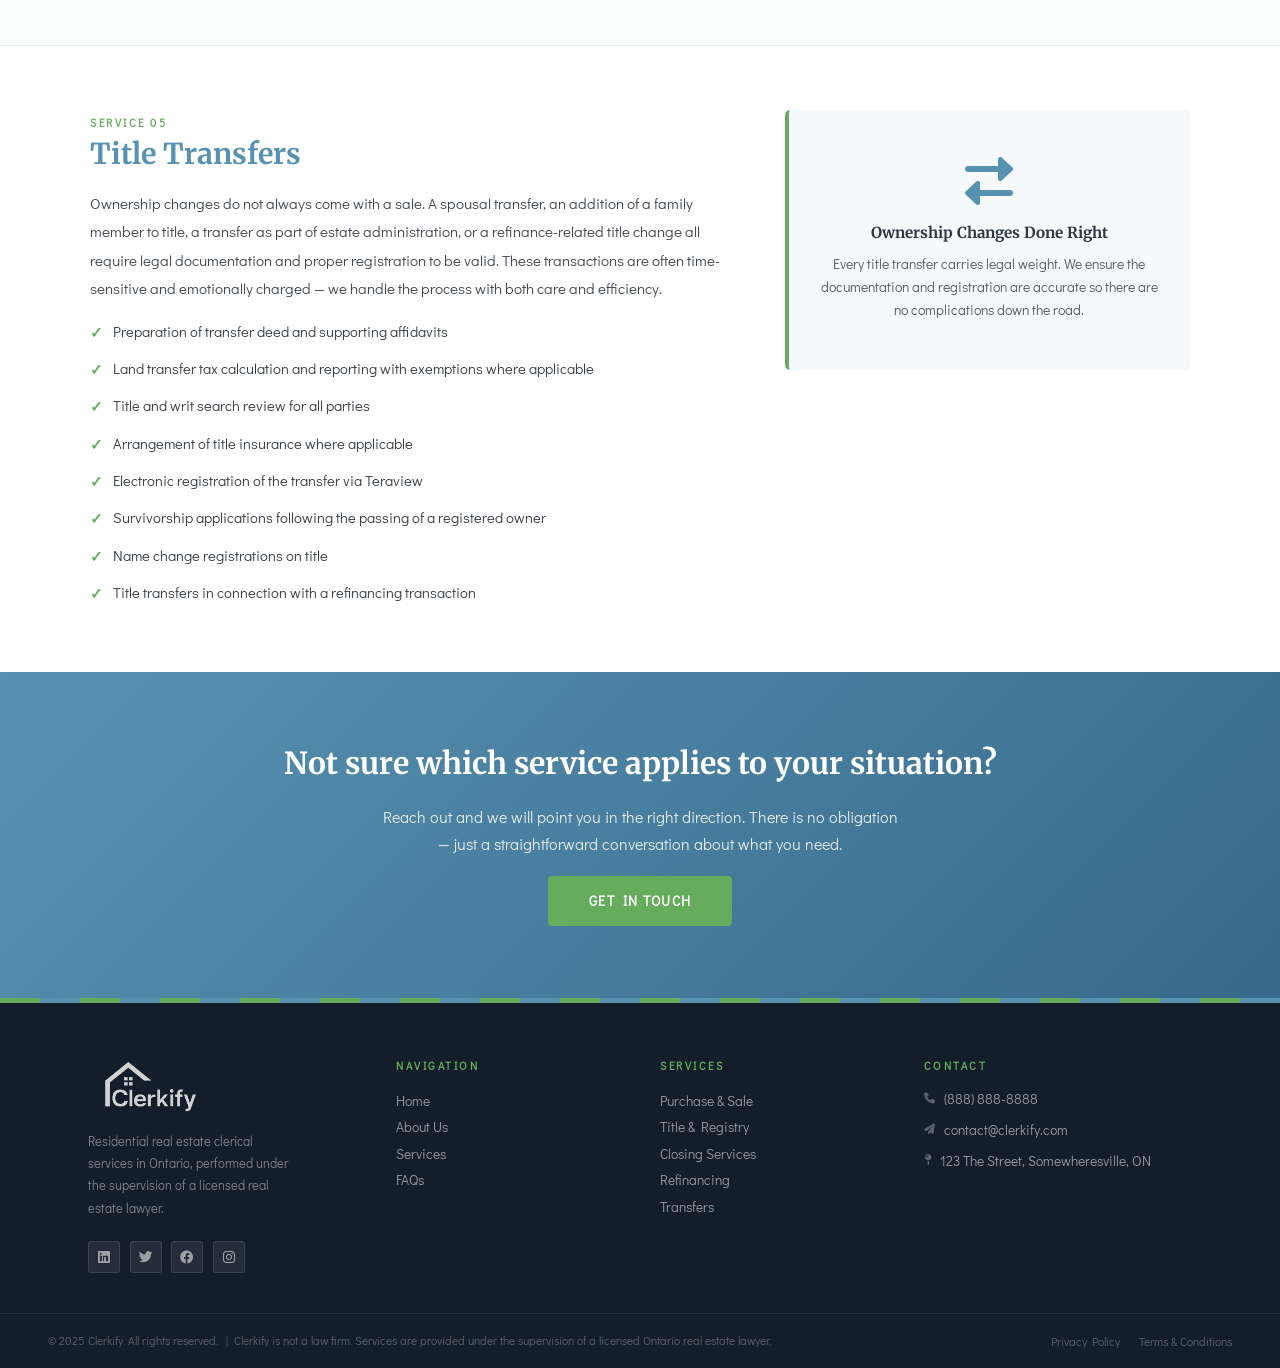
<file: services.html>
<!DOCTYPE html>
<html lang="en">
<head>
    <meta charset="UTF-8">
    <meta name="viewport" content="width=device-width, initial-scale=1.0">
    <title>Services — Clerkify</title>
    <link rel="stylesheet" href="css/style.css">
    <link rel="stylesheet" href="css/contact.css">
    <link rel="icon" href="./favicon.ico" type="image/x-icon">
    <link href="https://cdnjs.cloudflare.com/ajax/libs/font-awesome/6.0.0/css/all.min.css" rel="stylesheet">
    <script src="js/script.js" defer></script>
</head>
<body>
    <div class="page-container">

    <!--Nav-->
        <nav id="nav-bar" class="nav-container">
            <div class="nav-left">
                <ul class="contact-info merriweather-regular">
                    <li><i class="fa-solid fa-phone"></i><a href="tel:8888888888" title="Call Us">(888) 888-8888</a></li>
                    <li><i class="fa-solid fa-paper-plane"></i><a id="contact-link" href="#" title="Email Us">CONTACT@CLERKIFY.COM</a></li>
                    <li><i class="fa-solid fa-map-pin"></i><a href="#" title="Find Us">123 THE STREET, SOMEWHERESVILLE, ON</a></li>
                </ul>
            </div>
            <div class="nav-right">
                <a class="get-app-btn" href="#" target="_blank" rel="noopener">
                    <i class="fab fa-apple"></i> Get the App
                </a>
                <div class="nav-divider"></div>
                <div class="social-links">
                    <a href="https://linkedin.com" target="_blank" aria-label="LinkedIn"><i class="fab fa-linkedin"></i></a>
                    <a href="https://twitter.com" target="_blank" aria-label="Twitter"><i class="fab fa-twitter"></i></a>
                    <a href="https://facebook.com" target="_blank" aria-label="Facebook"><i class="fab fa-facebook"></i></a>
                    <a href="https://instagram.com" target="_blank" aria-label="Instagram"><i class="fab fa-instagram"></i></a>
                </div>
            </div>
            <button class="hamburger" id="hamburger" aria-label="Toggle Menu"><span></span><span></span><span></span></button>
        </nav>

    <!--Mobile Menu-->
        <div class="mobile-menu" id="mobile-menu">
            <button class="mobile-menu-close" id="mobile-menu-close">&times;</button>
            <ul class="mobile-nav-links didact-gothic-regular">
                <li><a href="index.html">Home</a></li>
                <li><a href="about.html">About Us</a></li>
                <li class="mobile-services-item">
                    <button class="mobile-services-toggle didact-gothic-regular">Services <span class="mobile-arrow">&#9662;</span></button>
                    <div class="mobile-service-content">
                        <a href="services.html#purchase-sale">Purchase &amp; Sale</a>
                        <a href="services.html#title-registry">Title &amp; Registry</a>
                        <a href="services.html#closing-services">Closing Services</a>
                        <a href="services.html#refinancing">Refinancing</a>
                        <a href="services.html#transfers">Transfers</a>
                    </div>
                </li>
            </ul>
            <a class="mobile-get-app get-app-btn" href="#" target="_blank" rel="noopener">
                <i class="fab fa-apple"></i> Get the App
            </a>
            <div class="mobile-contact-info merriweather-regular">
                <p><i class="fa-solid fa-phone"></i><a href="tel:8888888888">(888) 888-8888</a></p>
                <p><i class="fa-solid fa-paper-plane"></i><a id="mobile-contact-link" href="#">CONTACT@CLERKIFY.COM</a></p>
                <p><i class="fa-solid fa-map-pin"></i><a href="#">123 THE STREET, SOMEWHERESVILLE, ON</a></p>
            </div>
            <div class="mobile-social-links">
                <a href="https://linkedin.com" target="_blank" aria-label="LinkedIn"><i class="fab fa-linkedin"></i></a>
                <a href="https://twitter.com" target="_blank" aria-label="Twitter"><i class="fab fa-twitter"></i></a>
                <a href="https://facebook.com" target="_blank" aria-label="Facebook"><i class="fab fa-facebook"></i></a>
                <a href="https://instagram.com" target="_blank" aria-label="Instagram"><i class="fab fa-instagram"></i></a>
            </div>
        </div>

    <!--Contact Popup-->
        <div id="contactSection">
            <div class="contact-container">
                <button class="close-btn" id="close-contact">&times;</button>
                <h2>Contact Us</h2>
                <form class="contact-form" id="contact-form">
                    <label for="c-name">Your Name</label>
                    <input type="text" id="c-name" name="name" required>
                    <label for="c-email">Your Email</label>
                    <input type="email" id="c-email" name="email" required>
                    <label for="c-message">Your Message</label>
                    <textarea id="c-message" name="message" rows="5" required></textarea>
                    <button type="submit">Send Message</button>
                </form>
            </div>
        </div>

    <!--Header-->
        <header class="header-container">
            <div class="logo-container">
                <a href="index.html"><img src="resources/ClerkifyLogo_tr.png" alt="Clerkify Logo"></a>
            </div>
            <ul class="main-menu didact-gothic-regular">
                <li class="home"><a href="index.html">Home</a><div class="home-underline"></div></li>
                <li class="about"><a href="about.html">About Us</a><div class="about-underline"></div></li>
                <li>
                    <nav class="service-menu">
                        <button class="services didact-gothic-regular"><a href="services.html">Services</a></button>
                        <div class="services-underline"></div>
                        <div class="service-content">
                            <a href="services.html#purchase-sale">Purchase &amp; Sale</a>
                            <a href="services.html#title-registry">Title &amp; Registry</a>
                            <a href="services.html#closing-services">Closing Services</a>
                            <a href="services.html#refinancing">Refinancing</a>
                            <a href="services.html#transfers">Transfers</a>
                        </div>
                    </nav>
                </li>
            </ul>
        </header>

    <!--Services Side Nav-->
        <nav class="services-side-nav" id="services-side-nav" aria-label="Services quick navigation">
            <a class="ssn-item ssn-top" href="#top" data-target="top">
                <span class="ssn-label">Top of Page</span>
                <span class="ssn-dot"></span>
            </a>
            <div class="ssn-divider"></div>
            <a class="ssn-item" href="#purchase-sale" data-target="purchase-sale">
                <span class="ssn-label">Purchase &amp; Sale</span>
                <span class="ssn-dot"></span>
            </a>
            <a class="ssn-item" href="#title-registry" data-target="title-registry">
                <span class="ssn-label">Title &amp; Registry</span>
                <span class="ssn-dot"></span>
            </a>
            <a class="ssn-item" href="#closing-services" data-target="closing-services">
                <span class="ssn-label">Closing Services</span>
                <span class="ssn-dot"></span>
            </a>
            <a class="ssn-item" href="#refinancing" data-target="refinancing">
                <span class="ssn-label">Refinancing</span>
                <span class="ssn-dot"></span>
            </a>
            <a class="ssn-item" href="#transfers" data-target="transfers">
                <span class="ssn-label">Transfers</span>
                <span class="ssn-dot"></span>
            </a>
        </nav>

    <!--Page Hero-->
        <section class="page-hero" id="top">
            <h1>Our <span class="accent">Services</span></h1>
            <p>Focused, thorough clerical support for every type of residential real estate transaction in Ontario &mdash; handled with care from start to finish.</p>
        </section>

    <!--Services Intro-->
        <div class="services-intro">
            <p>At Clerkify, every service we offer is built around one goal &mdash; ensuring your transaction closes correctly, on time, and without unnecessary stress. We work exclusively in residential real estate, which means our processes are refined, our knowledge is current, and our attention never gets divided.</p>
        </div>

    <!--Purchase and Sale-->
        <section class="service-section" id="purchase-sale">
            <div class="service-inner">
                <div class="service-text">
                    <span class="service-tag">Service 01</span>
                    <h2>Purchase &amp; Sale</h2>
                    <p>Buying or selling a home is rarely as simple as it looks on paper. There are agreements to review, timelines to coordinate, funds to reconcile, and documents to register &mdash; and any one of those steps done incorrectly can delay or derail a closing. At Clerkify, we manage the full cycle of your purchase or sale so nothing gets missed.</p>
                    <p>Whether it is a detached freehold, a condominium, a townhouse, or a POTL, our clerks have handled every property type Ontario residential real estate has to offer.</p>
                    <ul class="service-checklist">
                        <li>Agreement of Purchase and Sale review including all amendments and waivers</li>
                        <li>Preparation of all closing documents to be executed by the buyer or seller</li>
                        <li>Status certificate review for condominium transactions</li>
                        <li>Title search and writ search review</li>
                        <li>Communication with the opposing lawyer throughout the transaction</li>
                        <li>Arrangement of title insurance</li>
                        <li>Coordination of key exchange and trust funds</li>
                        <li>Final report to client upon closing</li>
                    </ul>
                </div>
                <div class="service-panel">
                    <i class="fa-solid fa-house"></i>
                    <h4>Handling All Residential Property Types</h4>
                    <p>Detached, semi-detached, townhouse, condominium, POTL, and assignment transactions are all within our scope.</p>
                </div>
            </div>
        </section>

    <!--Title and Registry-->
        <section class="service-section alt-bg" id="title-registry">
            <div class="service-inner reverse">
                <div class="service-text">
                    <span class="service-tag">Service 02</span>
                    <h2>Title &amp; Registry</h2>
                    <p>A clear title is the foundation of any real estate transaction. Before a single document is signed, we conduct a thorough title and off-title search to confirm exactly what you are acquiring &mdash; and what may be attached to it.</p>
                    <p>We review the results carefully, report our findings clearly, and take the steps required to resolve any issues before they reach the closing table.</p>
                    <ul class="service-checklist">
                        <li>Full title search and review through Teraview and the land registry</li>
                        <li>Off-title searches including tax arrears, utility accounts, and zoning compliance</li>
                        <li>Identification and reporting of encumbrances, easements, and restrictions</li>
                        <li>Writ searches against all parties to the transaction</li>
                        <li>Legal description verification against the agreement</li>
                        <li>Arrangement and review of title insurance policy</li>
                        <li>Requisitions to opposing counsel where applicable</li>
                    </ul>
                </div>
                <div class="service-panel">
                    <i class="fa-solid fa-file-contract"></i>
                    <h4>Know What You Own Before You Sign</h4>
                    <p>A title search is not a formality. It is your assurance that what you are buying is exactly what has been represented to you.</p>
                </div>
            </div>
        </section>

    <!--Closing Services-->
        <section class="service-section" id="closing-services">
            <div class="service-inner">
                <div class="service-text">
                    <span class="service-tag">Service 03</span>
                    <h2>Closing Services</h2>
                    <p>Closing day is when everything converges &mdash; funds, documents, registrations, and deadlines all arriving at the same time. Our clerks are experienced in managing the final stage of a real estate transaction with the precision it demands.</p>
                    <p>We coordinate with all parties, manage the trust account movements, complete electronic registration through Teraview, and ensure keys and funds are released only when all conditions have been satisfied.</p>
                    <ul class="service-checklist">
                        <li>Final review and execution of all closing documents</li>
                        <li>Reconciliation of closing funds and adjustments with all parties</li>
                        <li>Electronic registration of the transfer and charge via Teraview</li>
                        <li>Coordination of mortgage payout and discharge where applicable</li>
                        <li>Release of keys and certified funds upon confirmed registration</li>
                        <li>Exchange of undertakings between solicitors</li>
                        <li>Post-closing confirmation and follow-up reporting</li>
                    </ul>
                </div>
                <div class="service-panel">
                    <i class="fa-solid fa-key"></i>
                    <h4>Closings That Stay on Time</h4>
                    <p>We manage the moving parts of closing day so there are no last-minute surprises for you, your agent, or your lender.</p>
                </div>
            </div>
        </section>

    <!--Refinancing-->
        <section class="service-section alt-bg" id="refinancing">
            <div class="service-inner reverse">
                <div class="service-text">
                    <span class="service-tag">Service 04</span>
                    <h2>Refinancing</h2>
                    <p>Whether you are renewing your mortgage, restructuring your financing, or accessing equity through a refinance, legal documentation is required to complete the transaction properly. We review your lender instructions thoroughly, prepare all required documents, register the new mortgage, and arrange for your net proceeds to be deposited directly to your account.</p>
                    <ul class="service-checklist">
                        <li>Review of mortgage commitment and lender instructions</li>
                        <li>Preparation of all mortgage and charge documents</li>
                        <li>Title and writ search review for the refinancing transaction</li>
                        <li>Arrangement of title insurance</li>
                        <li>Coordination of existing mortgage payout and discharge</li>
                        <li>Payment of unsecured debts per lender instructions where applicable</li>
                        <li>Electronic registration of the new charge via Teraview</li>
                        <li>Direct deposit of net proceeds upon closing</li>
                    </ul>
                </div>
                <div class="service-panel">
                    <i class="fa-solid fa-hand-holding-dollar"></i>
                    <h4>Your Funds, Deposited Directly</h4>
                    <p>Once your refinance closes and registration is confirmed, proceeds are transferred directly to your account &mdash; no delays, no detours.</p>
                </div>
            </div>
        </section>

    <!--Transfers-->
        <section class="service-section" id="transfers">
            <div class="service-inner">
                <div class="service-text">
                    <span class="service-tag">Service 05</span>
                    <h2>Title Transfers</h2>
                    <p>Ownership changes do not always come with a sale. A spousal transfer, an addition of a family member to title, a transfer as part of estate administration, or a refinance-related title change all require legal documentation and proper registration to be valid. These transactions are often time-sensitive and emotionally charged &mdash; we handle the process with both care and efficiency.</p>
                    <ul class="service-checklist">
                        <li>Preparation of transfer deed and supporting affidavits</li>
                        <li>Land transfer tax calculation and reporting with exemptions where applicable</li>
                        <li>Title and writ search review for all parties</li>
                        <li>Arrangement of title insurance where applicable</li>
                        <li>Electronic registration of the transfer via Teraview</li>
                        <li>Survivorship applications following the passing of a registered owner</li>
                        <li>Name change registrations on title</li>
                        <li>Title transfers in connection with a refinancing transaction</li>
                    </ul>
                </div>
                <div class="service-panel">
                    <i class="fa-solid fa-right-left"></i>
                    <h4>Ownership Changes Done Right</h4>
                    <p>Every title transfer carries legal weight. We ensure the documentation and registration are accurate so there are no complications down the road.</p>
                </div>
            </div>
        </section>

    <!--CTA Banner-->
        <div class="cta-banner">
            <h2>Not sure which service applies to your situation?</h2>
            <p>Reach out and we will point you in the right direction. There is no obligation &mdash; just a straightforward conversation about what you need.</p>
            <a href="#" class="cta-btn open-contact-popup">Get in Touch</a>
        </div>

    <!--Footer-->
        <footer class="footer">
            <div class="footer-container">
                <div class="footer-brand">
                    <img src="resources/ClerkifyLogo_tr.png" alt="Clerkify Logo">
                    <p>Residential real estate clerical services in Ontario, performed under the supervision of a licensed real estate lawyer.</p>
                    <div class="footer-social">
                        <a href="https://linkedin.com" target="_blank" aria-label="LinkedIn"><i class="fab fa-linkedin"></i></a>
                        <a href="https://twitter.com" target="_blank" aria-label="Twitter"><i class="fab fa-twitter"></i></a>
                        <a href="https://facebook.com" target="_blank" aria-label="Facebook"><i class="fab fa-facebook"></i></a>
                        <a href="https://instagram.com" target="_blank" aria-label="Instagram"><i class="fab fa-instagram"></i></a>
                    </div>
                </div>
                <div class="footer-section">
                    <h2>Navigation</h2>
                    <ul>
                        <li><a href="index.html">Home</a></li>
                        <li><a href="about.html">About Us</a></li>
                        <li><a href="services.html">Services</a></li>
                        <li><a href="faq.html">FAQs</a></li>
                    </ul>
                </div>
                <div class="footer-section">
                    <h2>Services</h2>
                    <ul>
                        <li><a href="services.html#purchase-sale">Purchase &amp; Sale</a></li>
                        <li><a href="services.html#title-registry">Title &amp; Registry</a></li>
                        <li><a href="services.html#closing-services">Closing Services</a></li>
                        <li><a href="services.html#refinancing">Refinancing</a></li>
                        <li><a href="services.html#transfers">Transfers</a></li>
                    </ul>
                </div>
                <div class="footer-contact">
                    <h2>Contact</h2>
                    <div class="footer-contact-item">
                        <i class="fa-solid fa-phone"></i>
                        <a href="tel:8888888888">(888) 888-8888</a>
                    </div>
                    <div class="footer-contact-item">
                        <i class="fa-solid fa-paper-plane"></i>
                        <a href="#" class="open-contact-popup">contact@clerkify.com</a>
                    </div>
                    <div class="footer-contact-item">
                        <i class="fa-solid fa-map-pin"></i>
                        <span>123 The Street, Somewheresville, ON</span>
                    </div>
                </div>
            </div>
            <div class="footer-bottom">
                <p>&copy; 2025 Clerkify. All rights reserved. &nbsp;|&nbsp; Clerkify is not a law firm. Services are provided under the supervision of a licensed Ontario real estate lawyer.</p>
                <div class="footer-bottom-links">
                    <a href="privacy.html">Privacy Policy</a>
                    <a href="terms.html">Terms &amp; Conditions</a>
                </div>
            </div>
        </footer>

    </div>
</body>
</html>
</file>
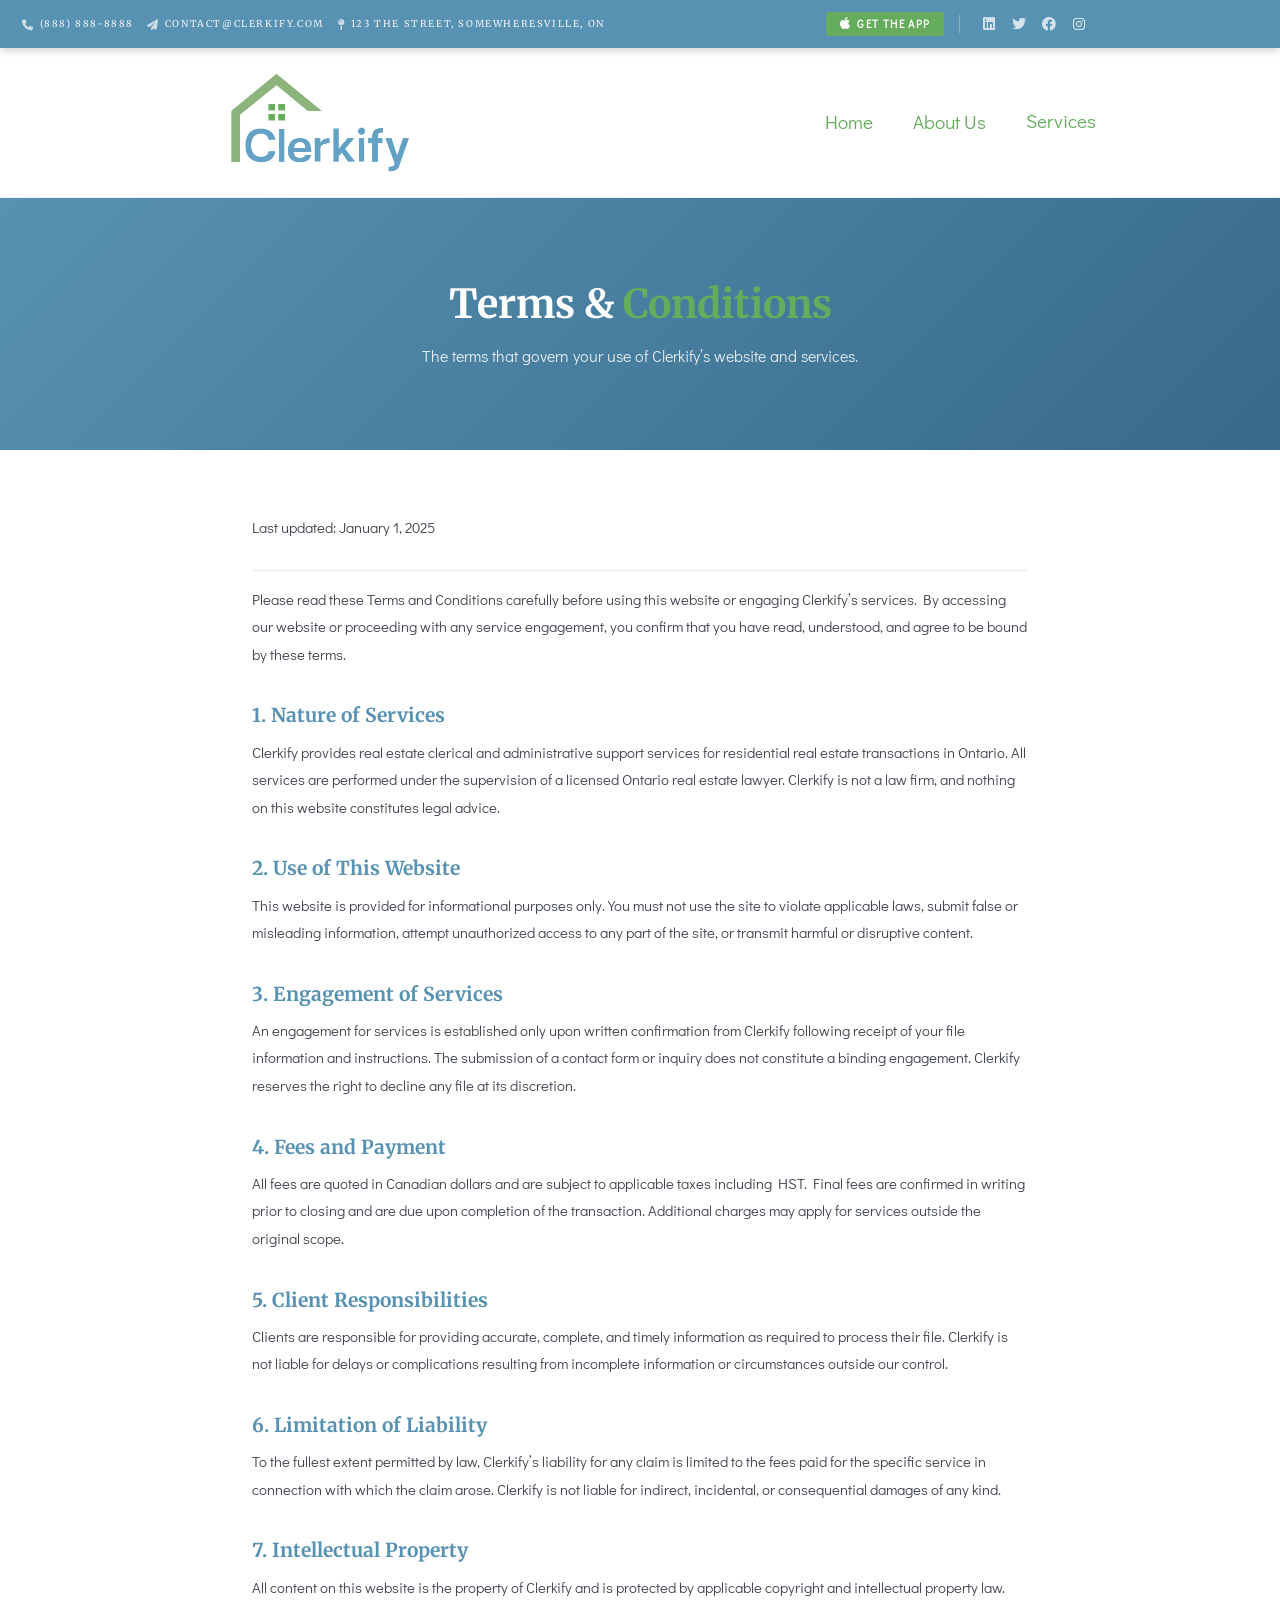
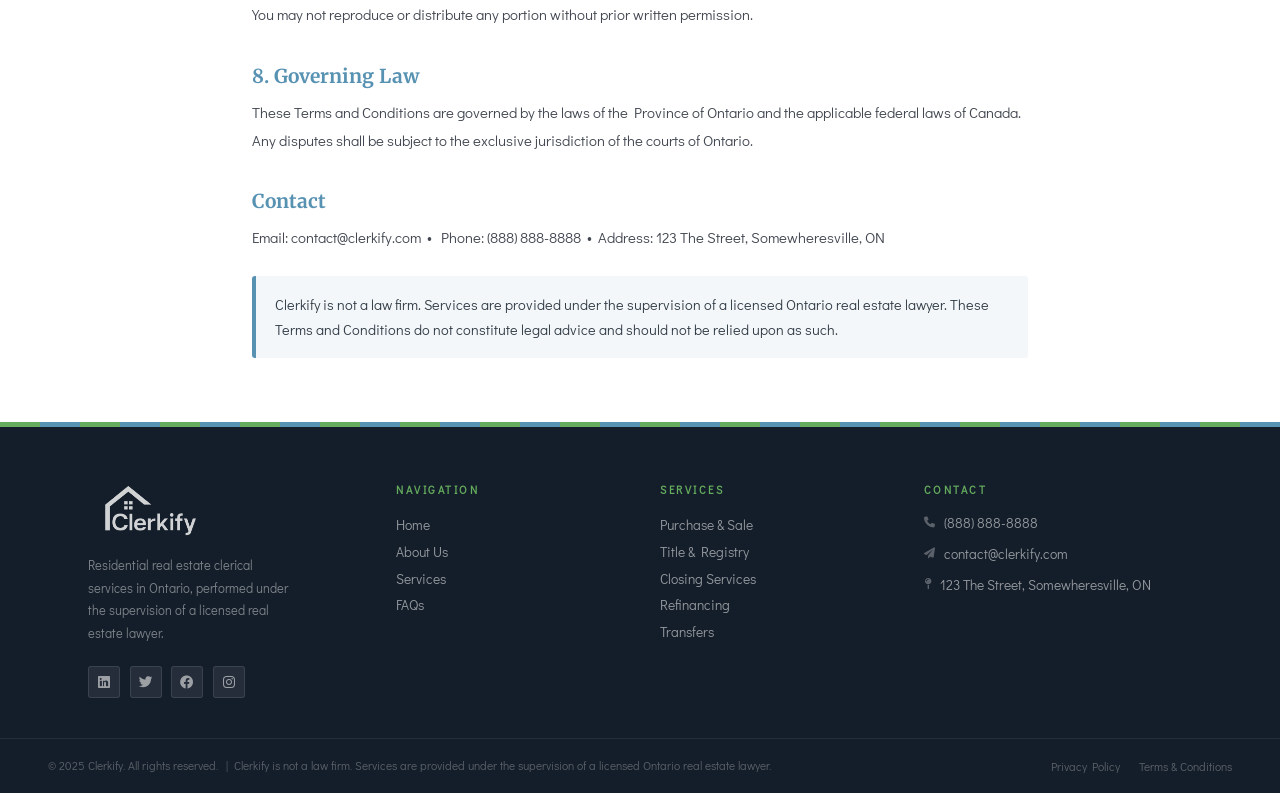
<file: terms.html>
<!DOCTYPE html>
<html lang="en">
<head>
    <meta charset="UTF-8">
    <meta name="viewport" content="width=device-width, initial-scale=1.0">
    <title>Terms & Conditions — Clerkify</title>
    <link rel="stylesheet" href="css/style.css">
    <link rel="stylesheet" href="css/contact.css">
    <link rel="icon" href="./favicon.ico" type="image/x-icon">
    <link href="https://cdnjs.cloudflare.com/ajax/libs/font-awesome/6.0.0/css/all.min.css" rel="stylesheet">
    <script src="js/script.js" defer></script>
</head>
<body>
    <div class="page-container">

    <!--Nav-->
        <nav id="nav-bar" class="nav-container">
            <div class="nav-left">
                <ul class="contact-info merriweather-regular">
                    <li><i class="fa-solid fa-phone"></i><a href="tel:8888888888" title="Call Us">(888) 888-8888</a></li>
                    <li><i class="fa-solid fa-paper-plane"></i><a id="contact-link" href="#" title="Email Us">CONTACT@CLERKIFY.COM</a></li>
                    <li><i class="fa-solid fa-map-pin"></i><a href="#" title="Find Us">123 THE STREET, SOMEWHERESVILLE, ON</a></li>
                </ul>
            </div>
            <div class="nav-right">
                <a class="get-app-btn" href="#" target="_blank" rel="noopener">
                    <i class="fab fa-apple"></i> Get the App
                </a>
                <div class="nav-divider"></div>
                <div class="social-links">
                    <a href="https://linkedin.com" target="_blank" aria-label="LinkedIn"><i class="fab fa-linkedin"></i></a>
                    <a href="https://twitter.com" target="_blank" aria-label="Twitter"><i class="fab fa-twitter"></i></a>
                    <a href="https://facebook.com" target="_blank" aria-label="Facebook"><i class="fab fa-facebook"></i></a>
                    <a href="https://instagram.com" target="_blank" aria-label="Instagram"><i class="fab fa-instagram"></i></a>
                </div>
            </div>
            <button class="hamburger" id="hamburger" aria-label="Toggle Menu"><span></span><span></span><span></span></button>
        </nav>

    <!--Mobile Menu-->
        <div class="mobile-menu" id="mobile-menu">
            <button class="mobile-menu-close" id="mobile-menu-close">&times;</button>
            <ul class="mobile-nav-links didact-gothic-regular">
                <li><a href="index.html">Home</a></li>
                <li><a href="about.html">About Us</a></li>
                <li class="mobile-services-item">
                    <button class="mobile-services-toggle didact-gothic-regular">Services <span class="mobile-arrow">&#9662;</span></button>
                    <div class="mobile-service-content">
                        <a href="services.html#purchase-sale">Purchase &amp; Sale</a>
                        <a href="services.html#title-registry">Title &amp; Registry</a>
                        <a href="services.html#closing-services">Closing Services</a>
                        <a href="services.html#refinancing">Refinancing</a>
                        <a href="services.html#transfers">Transfers</a>
                    </div>
                </li>
            </ul>
            <a class="mobile-get-app get-app-btn" href="#" target="_blank" rel="noopener">
                <i class="fab fa-apple"></i> Get the App
            </a>
            <div class="mobile-contact-info merriweather-regular">
                <p><i class="fa-solid fa-phone"></i><a href="tel:8888888888">(888) 888-8888</a></p>
                <p><i class="fa-solid fa-paper-plane"></i><a id="mobile-contact-link" href="#">CONTACT@CLERKIFY.COM</a></p>
                <p><i class="fa-solid fa-map-pin"></i><a href="#">123 THE STREET, SOMEWHERESVILLE, ON</a></p>
            </div>
            <div class="mobile-social-links">
                <a href="https://linkedin.com" target="_blank" aria-label="LinkedIn"><i class="fab fa-linkedin"></i></a>
                <a href="https://twitter.com" target="_blank" aria-label="Twitter"><i class="fab fa-twitter"></i></a>
                <a href="https://facebook.com" target="_blank" aria-label="Facebook"><i class="fab fa-facebook"></i></a>
                <a href="https://instagram.com" target="_blank" aria-label="Instagram"><i class="fab fa-instagram"></i></a>
            </div>
        </div>

    <!--Contact Popup-->
        <div id="contactSection">
            <div class="contact-container">
                <button class="close-btn" id="close-contact">&times;</button>
                <h2>Contact Us</h2>
                <form class="contact-form" id="contact-form">
                    <label for="c-name">Your Name</label>
                    <input type="text" id="c-name" name="name" required>
                    <label for="c-email">Your Email</label>
                    <input type="email" id="c-email" name="email" required>
                    <label for="c-message">Your Message</label>
                    <textarea id="c-message" name="message" rows="5" required></textarea>
                    <button type="submit">Send Message</button>
                </form>
            </div>
        </div>

    <!--Header-->
        <header class="header-container">
            <div class="logo-container">
                <a href="index.html"><img src="resources/ClerkifyLogo_tr.png" alt="Clerkify Logo"></a>
            </div>
            <ul class="main-menu didact-gothic-regular">
                <li class="home"><a href="index.html">Home</a><div class="home-underline"></div></li>
                <li class="about"><a href="about.html">About Us</a><div class="about-underline"></div></li>
                <li>
                    <nav class="service-menu">
                        <button class="services didact-gothic-regular"><a href="services.html">Services</a></button>
                        <div class="services-underline"></div>
                        <div class="service-content">
                            <a href="services.html#purchase-sale">Purchase &amp; Sale</a>
                            <a href="services.html#title-registry">Title &amp; Registry</a>
                            <a href="services.html#closing-services">Closing Services</a>
                            <a href="services.html#refinancing">Refinancing</a>
                            <a href="services.html#transfers">Transfers</a>
                        </div>
                    </nav>
                </li>
            </ul>
        </header>

    <!--Page Hero-->
        <section class="page-hero">
            <h1>Terms &amp; <span class="accent">Conditions</span></h1>
            <p>The terms that govern your use of Clerkify&rsquo;s website and services.</p>
        </section>

        <div class="legal-wrap">
            <p class="legal-updated">Last updated: January 1, 2025</p>
            <p>Please read these Terms and Conditions carefully before using this website or engaging Clerkify&rsquo;s services. By accessing our website or proceeding with any service engagement, you confirm that you have read, understood, and agree to be bound by these terms.</p>
            <h2>1. Nature of Services</h2>
            <p>Clerkify provides real estate clerical and administrative support services for residential real estate transactions in Ontario. All services are performed under the supervision of a licensed Ontario real estate lawyer. Clerkify is not a law firm, and nothing on this website constitutes legal advice.</p>
            <h2>2. Use of This Website</h2>
            <p>This website is provided for informational purposes only. You must not use the site to violate applicable laws, submit false or misleading information, attempt unauthorized access to any part of the site, or transmit harmful or disruptive content.</p>
            <h2>3. Engagement of Services</h2>
            <p>An engagement for services is established only upon written confirmation from Clerkify following receipt of your file information and instructions. The submission of a contact form or inquiry does not constitute a binding engagement. Clerkify reserves the right to decline any file at its discretion.</p>
            <h2>4. Fees and Payment</h2>
            <p>All fees are quoted in Canadian dollars and are subject to applicable taxes including HST. Final fees are confirmed in writing prior to closing and are due upon completion of the transaction. Additional charges may apply for services outside the original scope.</p>
            <h2>5. Client Responsibilities</h2>
            <p>Clients are responsible for providing accurate, complete, and timely information as required to process their file. Clerkify is not liable for delays or complications resulting from incomplete information or circumstances outside our control.</p>
            <h2>6. Limitation of Liability</h2>
            <p>To the fullest extent permitted by law, Clerkify&rsquo;s liability for any claim is limited to the fees paid for the specific service in connection with which the claim arose. Clerkify is not liable for indirect, incidental, or consequential damages of any kind.</p>
            <h2>7. Intellectual Property</h2>
            <p>All content on this website is the property of Clerkify and is protected by applicable copyright and intellectual property law. You may not reproduce or distribute any portion without prior written permission.</p>
            <h2>8. Governing Law</h2>
            <p>These Terms and Conditions are governed by the laws of the Province of Ontario and the applicable federal laws of Canada. Any disputes shall be subject to the exclusive jurisdiction of the courts of Ontario.</p>
            <h2>Contact</h2>
            <p>Email: contact@clerkify.com &nbsp;&bull;&nbsp; Phone: (888) 888-8888 &nbsp;&bull;&nbsp; Address: 123 The Street, Somewheresville, ON</p>
            <div class="legal-disclaimer">
                <p>Clerkify is not a law firm. Services are provided under the supervision of a licensed Ontario real estate lawyer. These Terms and Conditions do not constitute legal advice and should not be relied upon as such.</p>
            </div>
        </div>

    <!--Footer-->
        <footer class="footer">
            <div class="footer-container">
                <div class="footer-brand">
                    <img src="resources/ClerkifyLogo_tr.png" alt="Clerkify Logo">
                    <p>Residential real estate clerical services in Ontario, performed under the supervision of a licensed real estate lawyer.</p>
                    <div class="footer-social">
                        <a href="https://linkedin.com" target="_blank" aria-label="LinkedIn"><i class="fab fa-linkedin"></i></a>
                        <a href="https://twitter.com" target="_blank" aria-label="Twitter"><i class="fab fa-twitter"></i></a>
                        <a href="https://facebook.com" target="_blank" aria-label="Facebook"><i class="fab fa-facebook"></i></a>
                        <a href="https://instagram.com" target="_blank" aria-label="Instagram"><i class="fab fa-instagram"></i></a>
                    </div>
                </div>
                <div class="footer-section">
                    <h2>Navigation</h2>
                    <ul>
                        <li><a href="index.html">Home</a></li>
                        <li><a href="about.html">About Us</a></li>
                        <li><a href="services.html">Services</a></li>
                        <li><a href="faq.html">FAQs</a></li>
                    </ul>
                </div>
                <div class="footer-section">
                    <h2>Services</h2>
                    <ul>
                        <li><a href="services.html#purchase-sale">Purchase &amp; Sale</a></li>
                        <li><a href="services.html#title-registry">Title &amp; Registry</a></li>
                        <li><a href="services.html#closing-services">Closing Services</a></li>
                        <li><a href="services.html#refinancing">Refinancing</a></li>
                        <li><a href="services.html#transfers">Transfers</a></li>
                    </ul>
                </div>
                <div class="footer-contact">
                    <h2>Contact</h2>
                    <div class="footer-contact-item">
                        <i class="fa-solid fa-phone"></i>
                        <a href="tel:8888888888">(888) 888-8888</a>
                    </div>
                    <div class="footer-contact-item">
                        <i class="fa-solid fa-paper-plane"></i>
                        <a href="#" class="open-contact-popup">contact@clerkify.com</a>
                    </div>
                    <div class="footer-contact-item">
                        <i class="fa-solid fa-map-pin"></i>
                        <span>123 The Street, Somewheresville, ON</span>
                    </div>
                </div>
            </div>
            <div class="footer-bottom">
                <p>&copy; 2025 Clerkify. All rights reserved. &nbsp;|&nbsp; Clerkify is not a law firm. Services are provided under the supervision of a licensed Ontario real estate lawyer.</p>
                <div class="footer-bottom-links">
                    <a href="privacy.html">Privacy Policy</a>
                    <a href="terms.html">Terms &amp; Conditions</a>
                </div>
            </div>
        </footer>

    </div>
</body>
</html>
</file>
<file: css/style.css>
@import url('https://fonts.googleapis.com/css2?family=Merriweather:ital,wght@0,300;0,400;0,700;0,900;1,300;1,400;1,700;1,900&family=Playfair+Display:ital,wght@0,400..900;1,400..900&family=Libre+Baskerville:wght@400;700&family=Didact+Gothic&display=swap');

/*!!--RESET & GLOBAL--!!*/ /*#region*/

    * {
        margin: 0;
        padding: 0;
        box-sizing: border-box;
    }

    body {
        width: 100%;
        background: rgb(255, 255, 255);
        font-family: 'Didact Gothic', sans-serif;
    }

    a {
        text-decoration: none;
        transition: color 0.3s ease;
    }

    img {
        display: block;
    }

    /*--Font Utility Classes--*/
    .merriweather-regular { font-family: 'Merriweather', serif; }
    .merriweather-bold    { font-family: 'Merriweather', serif; font-weight: 700; }
    .didact-gothic-regular {
        font-family: 'Didact Gothic', sans-serif;
        font-weight: 400;
        font-style: normal;
    }
    .georgia { font-family: 'Georgia', serif; }

    /*--Color Utility--*/
    .green-text { color: rgb(101, 172, 93); }
    .blue-text  { color: rgb(88, 146, 178); }

/*#endregion*/

/*!!--NAV--!!*/ /*#region*/

    .nav-container {
        display: flex;
        flex-direction: row;
        align-items: center;
        width: 100%;
        height: 48px;
        background-color: rgb(88, 146, 178);
        box-shadow: 0 2px 8px rgba(0, 0, 0, 0.2);
    }

    /*Left half — aligns over logo column*/
    .nav-left {
        display: flex;
        align-items: center;
        justify-content: center;
        width: 50%;
        height: 100%;
        overflow: hidden;
    }

    /*Right half — aligns over menu column*/
    .nav-right {
        display: flex;
        flex-direction: row;
        align-items: center;
        justify-content: center;
        width: 50%;
        height: 100%;
        gap: 0;
    }

    /*Thin divider between get-app and social icons*/
    .nav-divider {
        width: 1px;
        height: 18px;
        background: rgba(255, 255, 255, 0.3);
        margin: 0 0.9rem;
        flex-shrink: 0;
    }

    /*Contact info list*/
    .contact-info {
        display: flex;
        flex-direction: row;
        align-items: center;
        list-style: none;
        gap: 0;
        height: 100%;
        font-family: 'Merriweather', serif;
        font-size: 9.5px;
        letter-spacing: 1.6px;
    }
    .contact-info li {
        display: flex;
        align-items: center;
        padding-right: 1.4em;
        white-space: nowrap;
    }
    .contact-info i {
        color: rgba(255, 255, 255, 0.7);
        font-size: 11px;
        margin-right: 5px;
        flex-shrink: 0;
    }
    .contact-info a {
        color: rgba(255, 255, 255, 0.9);
    }
    .contact-info li:hover a {
        color: rgb(255, 255, 255);
    }

    /*Get the App button*/
    .get-app-btn {
        display: flex;
        align-items: center;
        gap: 0.4rem;
        padding: 0.3rem 0.85rem;
        background: rgb(101, 172, 93);
        color: rgb(255, 255, 255);
        font-family: 'Didact Gothic', sans-serif;
        font-size: 0.68rem;
        font-weight: 700;
        letter-spacing: 1.4px;
        text-transform: uppercase;
        border-radius: 3px;
        white-space: nowrap;
        flex-shrink: 0;
        transition: background 0.3s ease, transform 0.2s ease;
    }
    .get-app-btn i {
        font-size: 0.85rem;
    }
    .get-app-btn:hover {
        background: rgb(78, 148, 70);
        transform: scale(1.04);
        color: rgb(255, 255, 255);
    }

    /*Social links*/
    .social-links {
        display: flex;
        flex-direction: row;
        align-items: center;
        height: 100%;
    }
    .social-links a {
        display: flex;
        align-items: center;
        justify-content: center;
        width: 30px;
        height: 100%;
        color: rgba(255, 255, 255, 0.75);
        font-size: 14px;
        transition: color 0.3s ease, transform 0.2s ease;
    }
    .social-links a:hover {
        color: rgb(255, 255, 255);
        transform: scale(1.2);
    }

    /*Hamburger — hidden on desktop*/
    .hamburger {
        display: none;
        flex-direction: column;
        justify-content: center;
        gap: 5px;
        background: none;
        border: none;
        cursor: pointer;
        padding: 8px;
        margin-left: auto;
        margin-right: 12px;
        flex-shrink: 0;
    }
    .hamburger span {
        display: block;
        width: 24px;
        height: 2px;
        background: rgb(255, 255, 255);
        border-radius: 2px;
        transition: transform 0.3s ease, opacity 0.3s ease;
    }
    .hamburger.open span:nth-child(1) { transform: translateY(7px) rotate(45deg); }
    .hamburger.open span:nth-child(2) { opacity: 0; }
    .hamburger.open span:nth-child(3) { transform: translateY(-7px) rotate(-45deg); }

/*#endregion*/

/*!!--MOBILE MENU--!!*/ /*#region*/

    .mobile-menu {
        display: none;
        position: fixed;
        inset: 0;
        background-color: rgb(88, 146, 178);
        z-index: 200;
        flex-direction: column;
        align-items: center;
        justify-content: center;
        gap: 1.8rem;
        overflow-y: auto;
        opacity: 0;
        transition: opacity 0.3s ease;
    }
    .mobile-menu.open {
        display: flex;
        opacity: 1;
    }
    .mobile-menu-close {
        position: absolute;
        top: 1rem;
        right: 1.2rem;
        background: none;
        border: none;
        color: rgb(255, 255, 255);
        font-size: 2rem;
        line-height: 1;
        cursor: pointer;
        transition: transform 0.2s ease;
    }
    .mobile-menu-close:hover { transform: rotate(90deg); }

    /*Mobile nav links*/
    .mobile-nav-links {
        display: flex;
        flex-direction: column;
        list-style: none;
        align-items: center;
        gap: 0.4rem;
        width: 80%;
        text-align: center;
    }
    .mobile-nav-links li { width: 100%; }
    .mobile-nav-links a {
        display: block;
        font-family: 'Didact Gothic', sans-serif;
        font-size: 1.5rem;
        color: rgb(255, 255, 255);
        padding: 8px 0;
        letter-spacing: 2px;
        transition: color 0.3s ease;
    }
    .mobile-nav-links a:hover { color: rgb(126, 209, 255); }

    /*Mobile services toggle*/
    .mobile-services-item { width: 100%; }
    .mobile-services-toggle {
        display: block;
        width: 100%;
        background: none;
        border: none;
        cursor: pointer;
        font-family: 'Didact Gothic', sans-serif;
        font-size: 1.5rem;
        color: rgb(255, 255, 255);
        padding: 8px 0;
        letter-spacing: 2px;
        text-align: center;
        transition: color 0.3s ease;
    }
    .mobile-services-toggle:hover { color: rgb(126, 209, 255); }
    .mobile-arrow {
        display: inline-block;
        transition: transform 0.3s ease;
    }
    .mobile-services-item.open .mobile-arrow { transform: rotate(180deg); }
    .mobile-service-content {
        display: none;
        flex-direction: column;
        background: rgba(0, 0, 0, 0.15);
        border-radius: 4px;
        overflow: hidden;
    }
    .mobile-services-item.open .mobile-service-content { display: flex; }
    .mobile-service-content a {
        font-family: 'Didact Gothic', sans-serif;
        font-size: 1rem;
        padding: 10px 20px;
        color: rgb(255, 255, 255);
        letter-spacing: 1px;
        transition: background 0.3s ease;
    }
    .mobile-service-content a:hover { background: rgb(101, 172, 93); }

    /*Mobile Get the App*/
    .mobile-get-app {
        display: flex;
        align-items: center;
        gap: 0.5rem;
        padding: 0.65rem 2rem;
        background: rgb(101, 172, 93);
        color: rgb(255, 255, 255);
        font-family: 'Didact Gothic', sans-serif;
        font-size: 0.85rem;
        font-weight: 700;
        letter-spacing: 1.5px;
        text-transform: uppercase;
        border-radius: 4px;
        transition: background 0.3s ease;
    }
    .mobile-get-app i { font-size: 1rem; }
    .mobile-get-app:hover { background: rgb(78, 148, 70); color: rgb(255, 255, 255); }

    /*Mobile contact info*/
    .mobile-contact-info {
        display: flex;
        flex-direction: column;
        align-items: center;
        gap: 0.5rem;
        font-family: 'Merriweather', serif;
        font-size: 0.75rem;
        letter-spacing: 1px;
    }
    .mobile-contact-info p {
        display: flex;
        align-items: center;
        gap: 6px;
        color: rgba(255, 255, 255, 0.85);
    }
    .mobile-contact-info i {
        font-size: 11px;
        color: rgba(255, 255, 255, 0.7);
        flex-shrink: 0;
    }
    .mobile-contact-info a {
        color: rgba(255, 255, 255, 0.85);
        transition: color 0.3s ease;
    }
    .mobile-contact-info a:hover { color: rgb(255, 255, 255); }

    /*Mobile social links*/
    .mobile-social-links {
        display: flex;
        flex-direction: row;
        gap: 1.4rem;
    }
    .mobile-social-links a {
        color: rgba(255, 255, 255, 0.8);
        font-size: 1.4rem;
        transition: color 0.3s ease, transform 0.2s ease;
    }
    .mobile-social-links a:hover {
        color: rgb(255, 255, 255);
        transform: scale(1.2);
    }

/*#endregion*/

/*!!--HEADER--!!*/ /*#region*/

    .header-container {
        display: flex;
        flex-direction: row;
        align-items: center;
        width: 100%;
        height: clamp(90px, 14vw, 150px);
        border-bottom: 1px solid rgba(88, 146, 178, 0.12);
    }

    /*Logo — left 50%, mirrors nav-left*/
    .logo-container {
        display: flex;
        align-items: center;
        justify-content: center;
        width: 50%;
        height: 100%;
        padding: 0 2rem;
    }
    .logo-container a { display: flex; align-items: center; }
    .logo-container img {
        width: auto;
        height: auto;
        max-height: 65%;
        max-width: 190px;
        object-fit: contain;
    }

    /*Main menu — right 50%, mirrors nav-right*/
    .main-menu {
        display: flex;
        flex-direction: row;
        align-items: center;
        list-style: none;
        width: 50%;
        height: 100%;
        gap: 2.5rem;
        justify-content: center;
    }
    .main-menu a {
        font-family: 'Didact Gothic', sans-serif;
        font-size: clamp(16px, 1.5vw, 24px);
        color: rgb(101, 172, 93);
        white-space: nowrap;
    }

    .home,
    .about {
        display: flex;
        flex-direction: column;
        align-items: flex-start;
    }
    .home-underline,
    .about-underline {
        width: 100%;
        height: 3px;
        background: rgb(101, 172, 93);
        border-radius: 2px;
        opacity: 0;
        transition: opacity 0.4s ease;
    }
    .home:hover .home-underline,
    .about:hover .about-underline {
        opacity: 1;
    }

    /*Services dropdown*/
    .service-menu {
        display: flex;
        flex-direction: column;
        align-items: center;
        position: relative;
        top: 5px;
    }
    .service-menu button {
        background: none;
        border: none;
        padding: 0;
        cursor: pointer;
        display: flex;
        align-items: center;
        justify-content: center;
    }
    .services-underline {
        width: 40%;
        height: 12px;
        background: rgb(101, 172, 93);
        clip-path: polygon(50% 50%, 25% 0, 75% 0);
        opacity: 0;
        transition: opacity 0.4s ease;
        margin-top: 2px;
    }
    .service-menu:hover .services-underline { opacity: 1; }
    .service-content {
        position: absolute;
        top: calc(100% + 6px);
        left: 50%;
        transform: translateX(-50%) translateY(-6px);
        min-width: 135px;
        background: rgb(88, 146, 178);
        border-radius: 4px;
        box-shadow: 0 8px 20px rgba(0, 0, 0, 0.25);
        z-index: 100;
        opacity: 0;
        visibility: hidden;
        transition: opacity 0.35s ease, transform 0.35s ease, visibility 0s linear 0.35s;
    }
    .service-content a {
        display: block;
        font-family: 'Didact Gothic', sans-serif;
        font-size: 13px;
        color: rgba(255, 255, 255, 0.9);
        padding: 10px 18px;
        white-space: nowrap;
        transition: background 0.25s ease, color 0.25s ease;
    }
    .service-content a:first-child { border-radius: 4px 4px 0 0; }
    .service-content a:last-child  { border-radius: 0 0 4px 4px; }
    .service-content a:hover {
        background: rgb(101, 172, 93);
        color: rgb(255, 255, 255);
    }
    .service-menu:hover .service-content {
        opacity: 1;
        visibility: visible;
        transform: translateX(-50%) translateY(0);
        transition: opacity 0.35s ease, transform 0.35s ease, visibility 0s linear;
    }

/*#endregion*/

/*!!--CONTACT POPUP--!!*/ /*#region*/

    /* Handled in contact.css */

/*#endregion*/

/*!!--HERO PANEL--!!*/ /*#region*/

    .hero {
        position: relative;
        width: 100%;
        height: 56vh;
        min-height: 340px;
        overflow: hidden;
        background: rgb(22, 32, 44);
    }

    /*Each slide is a full-bleed layer*/
    .hero-slide {
        position: absolute;
        inset: 0;
        opacity: 0;
        transition: opacity 1.2s ease-in-out;
        will-change: opacity;
    }
    .hero-slide.active { opacity: 1; }

    /*Background image*/
    .hero-slide img {
        width: 100%;
        height: 100%;
        object-fit: cover;
        object-position: center;
        display: block;
        filter: brightness(0.55);
        transition: transform 8s ease;
    }
    .hero-slide.active img {
        transform: scale(1.04);
    }

    /*Dark gradient — left side darker for text, right side slightly lighter*/
    .hero-slide::after {
        content: "";
        position: absolute;
        inset: 0;
        background: linear-gradient(
            105deg,
            rgba(0, 0, 0, 0.55) 0%,
            rgba(0, 0, 0, 0.2) 60%,
            rgba(0, 0, 0, 0.05) 100%
        );
    }

    /*Accent bar — left edge*/
    .hero-slide::before {
        content: "";
        position: absolute;
        left: 0;
        top: 15%;
        bottom: 15%;
        width: 4px;
        background: linear-gradient(to bottom, rgb(101, 172, 93), rgb(88, 146, 178));
        z-index: 4;
        border-radius: 0 2px 2px 0;
        opacity: 0.9;
    }

    /*Caption — two-column: left text (50%) | right credential card (50%)*/
    .hero-caption {
        position: absolute;
        inset: 0;
        z-index: 5;
        display: flex;
        flex-direction: row;
        pointer-events: none;
    }

    /*Left column — same 50% width and centering as nav-left above it*/
    .hero-text {
        width: 50%;
        display: flex;
        flex-direction: column;
        justify-content: center;
        align-items: center;
        padding: 3rem 1.5rem;
    }
    .hero-text-inner {
        display: flex;
        flex-direction: column;
        align-items: flex-start;
        max-width: 420px;
        width: 100%;
    }

    /*Right column — credential card*/
    .hero-panel {
        width: 50%;
        display: flex;
        flex-direction: column;
        justify-content: center;
        align-items: center;
        padding: 3rem 2.5rem 3rem 1rem;
        pointer-events: auto;
        opacity: 0;
        transform: translateX(20px);
        transition: opacity 0.85s ease 0.9s, transform 0.85s ease 0.9s;
    }
    .hero-slide.active .hero-panel {
        opacity: 1;
        transform: translateX(0);
    }
    .hero-panel-card {
        background: rgba(255, 255, 255, 0.10);
        backdrop-filter: blur(12px);
        -webkit-backdrop-filter: blur(12px);
        border: 1px solid rgba(255, 255, 255, 0.18);
        border-radius: 8px;
        padding: 2rem 2.2rem;
        max-width: 300px;
        width: 100%;
    }
    .hero-panel-title {
        font-family: 'Didact Gothic', sans-serif;
        font-size: 0.65rem;
        font-weight: 700;
        letter-spacing: 2.5px;
        text-transform: uppercase;
        color: rgb(101, 172, 93);
        margin-bottom: 1.4rem;
        padding-bottom: 0.8rem;
        border-bottom: 1px solid rgba(255, 255, 255, 0.15);
    }
    .hero-stat {
        display: flex;
        align-items: flex-start;
        gap: 1rem;
        margin-bottom: 1.3rem;
    }
    .hero-stat:last-child { margin-bottom: 0; }
    .hero-stat-icon {
        width: 32px;
        height: 32px;
        border-radius: 4px;
        background: rgba(101, 172, 93, 0.25);
        display: flex;
        align-items: center;
        justify-content: center;
        flex-shrink: 0;
    }
    .hero-stat-icon i {
        font-size: 14px;
        color: rgb(101, 172, 93);
    }
    .hero-stat-text strong {
        display: block;
        font-family: 'Merriweather', serif;
        font-size: 0.9rem;
        font-weight: 700;
        color: rgb(255, 255, 255);
        margin-bottom: 0.15rem;
    }
    .hero-stat-text span {
        font-family: 'Didact Gothic', sans-serif;
        font-size: 0.75rem;
        color: rgba(255, 255, 255, 0.6);
        line-height: 1.4;
    }

    .hero-eyebrow {
        font-family: 'Didact Gothic', sans-serif;
        font-size: 0.72rem;
        font-weight: 700;
        letter-spacing: 3px;
        text-transform: uppercase;
        color: rgb(101, 172, 93);
        margin-bottom: 0.9rem;
        opacity: 0;
        transform: translateY(12px);
        transition: opacity 0.7s ease 0.3s, transform 0.7s ease 0.3s;
    }
    .hero-slide.active .hero-eyebrow {
        opacity: 1;
        transform: translateY(0);
    }

    .hero-text-inner h1 {
        font-family: 'Merriweather', serif;
        font-size: clamp(1.5rem, 2.8vw, 2.8rem);
        font-weight: 700;
        color: rgb(255, 255, 255);
        line-height: 1.25;
        max-width: 500px;
        text-shadow: 0 2px 16px rgba(0, 0, 0, 0.4);
        opacity: 0;
        transform: translateY(18px);
        transition: opacity 0.75s ease 0.5s, transform 0.75s ease 0.5s;
    }
    .hero-slide.active .hero-text-inner h1 {
        opacity: 1;
        transform: translateY(0);
    }

    .hero-text-inner p {
        font-family: 'Didact Gothic', sans-serif;
        font-size: clamp(0.82rem, 1.1vw, 1rem);
        color: rgba(255, 255, 255, 0.82);
        line-height: 1.75;
        max-width: 400px;
        margin-top: 1rem;
        opacity: 0;
        transform: translateY(14px);
        transition: opacity 0.75s ease 0.75s, transform 0.75s ease 0.75s;
    }
    .hero-slide.active .hero-text-inner p {
        opacity: 1;
        transform: translateY(0);
    }

    /*Progress dots — aligned under left text column*/
    .hero-dots {
        position: absolute;
        bottom: 1.4rem;
        left: 22%;
        transform: translateX(-100%);
        display: flex;
        flex-direction: row;
        gap: 8px;
        z-index: 6;
        padding-right: 1.5rem;
    }
    .hero-dot {
        width: 28px;
        height: 3px;
        border-radius: 2px;
        background: rgba(255, 255, 255, 0.3);
        cursor: pointer;
        transition: background 0.4s ease, width 0.4s ease;
        border: none;
        padding: 0;
        flex-shrink: 0;
    }
    .hero-dot.active {
        background: rgb(101, 172, 93);
        width: 44px;
    }
    .hero-dot:hover { background: rgba(255, 255, 255, 0.65); }

/*#endregion*/

/*!!--INFO CARDS--!!*/ /*#region*/

    .section-two {
        display: flex;
        flex-direction: column;
        align-items: center;
        justify-content: center;
        width: 100%;
        padding: 60px 20px;
        background: rgb(255, 255, 255);
        opacity: 0;
        transform: translateY(40px);
        animation: fadeInUp 0.9s ease forwards;
    }
    .cardHeader {
        text-align: center;
        margin-bottom: 2.5rem;
        opacity: 0;
        animation: slideUp 0.6s ease 0.3s forwards;
    }
    .cardHeader h1 {
        font-family: 'Merriweather', serif;
        font-size: 2.2rem;
        font-weight: 700;
        color: rgb(88, 146, 178);
        padding-bottom: 0.5rem;
        position: relative;
        opacity: 0;
        animation: fadeInText 0.8s ease 0.7s forwards;
    }
    .cardHeader h1::after {
        content: "";
        display: block;
        width: 48px;
        height: 3px;
        background: rgb(101, 172, 93);
        border-radius: 2px;
        margin: 0.5rem auto 0;
    }
    .cardHeader h2 {
        font-family: 'Didact Gothic', sans-serif;
        font-size: 1.1rem;
        font-weight: 400;
        color: rgb(102, 173, 89);
        margin-top: 0.75rem;
        opacity: 0;
        animation: fadeInText 0.8s ease 1s forwards;
    }
    .cardContainer {
        display: flex;
        flex-direction: row;
        justify-content: center;
        gap: 20px;
        width: 100%;
        max-width: 1100px;
    }
    .card {
        position: relative;
        flex: 1;
        min-width: 0;
        height: 260px;
        display: flex;
        align-items: center;
        justify-content: center;
        background-size: cover;
        background-position: center;
        text-align: center;
        overflow: hidden;
        border-radius: 4px;
        cursor: default;
        transition: transform 0.25s ease;
    }
    .card:hover { transform: perspective(600px) rotateY(3deg); }
    .card::before {
        content: "";
        position: absolute;
        inset: 0;
        background: rgb(102, 173, 89);
        transition: background 0.5s ease, opacity 0.5s ease;
        z-index: 1;
    }
    .card:hover::before {
        background: rgb(88, 146, 178);
        opacity: 0.85;
    }
    .cardOne  { background-image: url('../resources/real-estate-sector(1).jpg'); }
    .cardTwo  { background-image: url('../resources/completed-application-form-mortgage.jpg'); }
    .cardThree,
    .cardFour { background-image: url('../resources/real-estate-sector.jpg'); }
    .card-content {
        position: absolute;
        inset: 0;
        display: flex;
        flex-direction: column;
        align-items: center;
        justify-content: center;
        padding: 1.5rem;
        z-index: 2;
        opacity: 1;
        transition: opacity 0.3s ease, transform 0.3s ease;
    }
    .card-content h3 {
        font-family: 'Merriweather', serif;
        font-size: 1rem;
        font-weight: 700;
        color: rgb(255, 255, 255);
        margin-bottom: 0.5rem;
    }
    .card-content p {
        font-family: 'Didact Gothic', sans-serif;
        font-size: 0.85rem;
        color: rgba(255, 255, 255, 0.88);
        line-height: 1.5;
    }
    .card-content-hidden {
        position: absolute;
        inset: 0;
        display: flex;
        align-items: center;
        justify-content: center;
        padding: 1.5rem;
        z-index: 3;
        opacity: 0;
        transform: translateY(-8px);
        transition: opacity 0.3s ease, transform 0.3s ease;
        pointer-events: none;
    }
    .card-content-hidden p {
        font-family: 'Didact Gothic', sans-serif;
        font-size: 0.85rem;
        color: rgb(255, 255, 255);
        line-height: 1.7;
    }
    .card:hover .card-content        { opacity: 0; transform: translateY(6px); }
    .card:hover .card-content-hidden  { opacity: 1; transform: translateY(0); pointer-events: auto; }

    @keyframes fadeInUp {
        from { opacity: 0; transform: translateY(40px); }
        to   { opacity: 1; transform: translateY(0);    }
    }
    @keyframes slideUp {
        from { opacity: 0; transform: translateY(28px); }
        to   { opacity: 1; transform: translateY(0);    }
    }
    @keyframes slideDown {
        from { opacity: 0; transform: translateY(-20px); }
        to   { opacity: 1; transform: translateY(0);     }
    }
    @keyframes fadeInText {
        from { opacity: 0; }
        to   { opacity: 1; }
    }

/*#endregion*/

/*!!--FLOW BANNER--!!*/ /*#region*/

    .section-three {
        display: flex;
        align-items: center;
        justify-content: center;
        min-height: 90vh;
        padding: 3rem 1.5rem;
        background: linear-gradient(-45deg, #a3c9e2, #89b7cf, #6ba18e, #9cc79f);
        background-size: 400% 400%;
        animation: bgShift 15s ease infinite;
        position: relative;
    }
    .section-three::before {
        content: "";
        position: absolute;
        inset: 0;
        background-image: radial-gradient(rgba(255, 255, 255, 0.1) 1px, transparent 1px);
        background-size: 28px 28px;
        pointer-events: none;
    }
    @keyframes bgShift {
        0%   { background-position: 0%   50%; }
        50%  { background-position: 100% 50%; }
        100% { background-position: 0%   50%; }
    }
    .color-banner {
        position: relative;
        width: 88%;
        max-width: 1200px;
        background: rgba(255, 255, 255, 0.28);
        border-radius: 10px;
        padding: 2.5rem 2rem;
        backdrop-filter: blur(10px);
        box-shadow: 0 10px 30px rgba(0, 0, 0, 0.2);
    }
    .color-banner::before {
        content: "";
        position: absolute;
        top: -7px;
        left: -7px;
        width: 18px;
        height: 18px;
        background: rgb(101, 172, 93);
        border-radius: 3px;
        opacity: 0.85;
    }
    .color-banner::after {
        content: "";
        position: absolute;
        bottom: -7px;
        right: -7px;
        width: 18px;
        height: 18px;
        background: rgb(88, 146, 178);
        border-radius: 3px;
        opacity: 0.75;
    }
    .flow-title {
        font-family: 'Merriweather', serif;
        font-size: 1.75rem;
        font-weight: 700;
        color: rgb(255, 255, 255);
        text-align: center;
        margin-bottom: 1.5rem;
        letter-spacing: 0.5px;
    }
    .flow-wrap {
        position: relative;
        width: 100%;
    }
    .flow-lines {
        position: absolute;
        inset: 0;
        width: 100%;
        height: 100%;
        overflow: visible;
        pointer-events: none;
    }
    .flow-grid {
        display: grid;
        grid-template-columns: 1fr 1fr;
        gap: 30px;
        position: relative;
    }
    .node {
        background: rgba(255, 255, 255, 0.52);
        border-radius: 5px;
        padding: 16px 24px 14px;
        box-shadow: 0 8px 20px rgba(0, 0, 0, 0.1);
        opacity: 0;
        transform: translateY(10px);
        transition: opacity 0.5s ease, transform 0.5s ease, box-shadow 0.2s ease;
    }
    .node.in { opacity: 1; transform: translateY(0); }
    .node:hover {
        transform: translateY(-3px);
        box-shadow: 0 14px 28px rgba(0, 0, 0, 0.15);
    }
    .node.left  { grid-column: 1; }
    .node.right { grid-column: 2; }
    .node.end {
        border: 1px solid rgba(101, 172, 93, 0.3);
    }
    .node-head {
        display: flex;
        align-items: center;
        gap: 10px;
        margin-bottom: 8px;
    }
    .node-head h3 {
        font-family: 'Merriweather', serif;
        font-size: 1.05rem;
        font-weight: 700;
        color: rgb(55, 130, 210);
    }
    .badge {
        display: inline-grid;
        place-items: center;
        width: 28px;
        height: 28px;
        flex-shrink: 0;
        border-radius: 3px;
        background: linear-gradient(135deg, rgb(88, 146, 178), rgb(101, 172, 93));
        color: rgb(255, 255, 255);
        font-family: 'Didact Gothic', sans-serif;
        font-weight: 700;
        font-size: 0.9rem;
        box-shadow: 0 3px 8px rgba(0, 0, 0, 0.15);
    }
    .node p {
        font-family: 'Didact Gothic', sans-serif;
        font-size: 0.9rem;
        color: rgb(50, 120, 75);
        line-height: 1.55;
    }

/*#endregion*/

/*!!--SPLIT SECTION--!!*/ /*#region*/

    .section-four {
        display: flex;
        flex-direction: row;
        width: 100%;
        position: relative;
    }
    /*Stripe across the top*/
    .section-four::before {
        content: "";
        position: absolute;
        top: 0;
        left: 0;
        width: 100%;
        height: 5px;
        background: repeating-linear-gradient(
            90deg,
            rgb(101, 172, 93) 0px,
            rgb(101, 172, 93) 40px,
            rgb(88, 146, 178) 40px,
            rgb(88, 146, 178) 80px
        );
        z-index: 1;
    }
    .left-container,
    .right-container {
        display: flex;
        flex-direction: column;
        justify-content: center;
        align-items: flex-start;
        width: 50%;
        padding: 4.5rem 4rem 4rem 4rem;
        position: relative;
        background: rgb(248, 250, 252);
    }
    .left-container {
        border-right: 1px solid rgba(88, 146, 178, 0.14);
    }
    .left-container::before {
        content: "";
        position: absolute;
        top: 1.5rem;
        left: 2rem;
        width: 16px;
        height: 16px;
        background: rgb(101, 172, 93);
        border-radius: 2px;
        opacity: 0.45;
    }
    .right-container::before {
        content: "";
        position: absolute;
        top: 1.5rem;
        right: 2rem;
        width: 16px;
        height: 16px;
        background: rgb(88, 146, 178);
        border-radius: 2px;
        opacity: 0.4;
    }
    .split-title {
        font-family: 'Merriweather', serif;
        font-size: 1.45rem;
        font-weight: 700;
        color: rgb(35, 45, 55);
        margin-bottom: 1.5rem;
        line-height: 1.3;
    }
    .left-container .split-title::after,
    .right-container .split-title::after {
        content: "";
        display: block;
        width: 44px;
        height: 3px;
        border-radius: 2px;
        margin-top: 0.65rem;
    }
    .left-container .split-title::after  { background: rgb(101, 172, 93); }
    .right-container .split-title::after { background: rgb(88, 146, 178); }
    .split-list {
        display: flex;
        flex-direction: column;
        list-style: none;
        gap: 0.7rem;
    }
    .split-list li {
        display: flex;
        align-items: flex-start;
        gap: 0.65rem;
        font-family: 'Didact Gothic', sans-serif;
        font-size: 0.92rem;
        color: rgb(55, 65, 75);
        line-height: 1.6;
    }
    .split-list li::before {
        content: "✓";
        color: rgb(101, 172, 93);
        font-weight: 700;
        flex-shrink: 0;
        margin-top: 1px;
    }
    .split-cta-text {
        font-family: 'Didact Gothic', sans-serif;
        font-size: 0.95rem;
        color: rgb(65, 75, 85);
        line-height: 1.8;
        margin-bottom: 1.8rem;
    }
    .split-btn {
        display: inline-block;
        padding: 0.85rem 2.2rem;
        background: rgb(88, 146, 178);
        color: rgb(255, 255, 255);
        font-family: 'Didact Gothic', sans-serif;
        font-size: 0.85rem;
        font-weight: 700;
        letter-spacing: 1.5px;
        text-transform: uppercase;
        border-radius: 4px;
        border: 2px solid rgb(88, 146, 178);
        transition: background 0.3s ease, color 0.3s ease, transform 0.2s ease;
    }
    .split-btn:hover {
        background: transparent;
        color: rgb(88, 146, 178);
        transform: scale(1.03);
    }

/*#endregion*/

/*!!--PAGE HERO--!!*/ /*#region*/

    .page-hero {
        display: flex;
        flex-direction: column;
        align-items: center;
        justify-content: center;
        width: 100%;
        min-height: 28vh;
        background: linear-gradient(135deg, rgb(88, 146, 178), rgb(55, 105, 138));
        text-align: center;
        padding: 3rem 2rem;
    }
    .page-hero h1 {
        font-family: 'Merriweather', serif;
        font-size: 2.5rem;
        font-weight: 700;
        color: rgb(255, 255, 255);
        margin-bottom: 0.75rem;
        line-height: 1.3;
    }
    .page-hero p {
        font-family: 'Didact Gothic', sans-serif;
        font-size: 1rem;
        color: rgba(255, 255, 255, 0.85);
        max-width: 560px;
        line-height: 1.7;
    }
    .page-hero .accent { color: rgb(101, 172, 93); }

/*#endregion*/

/*!!--CTA BANNER--!!*/ /*#region*/

    .cta-banner {
        display: flex;
        flex-direction: column;
        align-items: center;
        justify-content: center;
        text-align: center;
        padding: 4.5rem 2rem;
        background: linear-gradient(135deg, rgb(88, 146, 178), rgb(55, 105, 138));
        gap: 1.2rem;
    }
    .cta-banner h2 {
        font-family: 'Merriweather', serif;
        font-size: 1.9rem;
        font-weight: 700;
        color: rgb(255, 255, 255);
        line-height: 1.3;
    }
    .cta-banner p {
        font-family: 'Didact Gothic', sans-serif;
        font-size: 1rem;
        color: rgba(255, 255, 255, 0.85);
        max-width: 520px;
        line-height: 1.7;
    }
    .cta-btn {
        display: inline-block;
        padding: 0.85rem 2.4rem;
        background: rgb(101, 172, 93);
        color: rgb(255, 255, 255);
        font-family: 'Didact Gothic', sans-serif;
        font-size: 0.85rem;
        font-weight: 700;
        letter-spacing: 1.5px;
        text-transform: uppercase;
        border-radius: 4px;
        border: 2px solid rgb(101, 172, 93);
        transition: background 0.3s ease, color 0.3s ease, transform 0.2s ease;
    }
    .cta-btn:hover {
        background: transparent;
        color: rgb(255, 255, 255);
        transform: scale(1.03);
    }

/*#endregion*/

/*!!--ABOUT PAGE--!!*/ /*#region*/

    .about-wrap {
        max-width: 1100px;
        margin: 0 auto;
        padding: 4rem 2rem;
    }
    .about-intro {
        text-align: center;
        max-width: 740px;
        margin: 0 auto 3.5rem;
    }
    .about-intro h2 {
        font-family: 'Merriweather', serif;
        font-size: 1.9rem;
        font-weight: 700;
        color: rgb(88, 146, 178);
        margin-bottom: 1rem;
    }
    .about-intro p {
        font-family: 'Didact Gothic', sans-serif;
        color: rgb(65, 70, 80);
        font-size: 1rem;
        line-height: 1.85;
    }
    .about-grid {
        display: grid;
        grid-template-columns: 1fr 1fr;
        gap: 1.8rem;
        margin-bottom: 3.5rem;
    }
    .about-card {
        background: rgb(255, 255, 255);
        border-radius: 5px;
        padding: 1.8rem 2rem;
        box-shadow: 0 4px 18px rgba(0, 0, 0, 0.07);
        border-top: 4px solid rgb(101, 172, 93);
    }
    .about-card h3 {
        font-family: 'Merriweather', serif;
        font-size: 1.1rem;
        font-weight: 700;
        color: rgb(88, 146, 178);
        margin-bottom: 0.7rem;
    }
    .about-card p {
        font-family: 'Didact Gothic', sans-serif;
        font-size: 0.92rem;
        color: rgb(65, 70, 80);
        line-height: 1.8;
    }
    .about-card ul {
        display: flex;
        flex-direction: column;
        list-style: none;
        gap: 0.5rem;
        margin-top: 0.5rem;
    }
    .about-card ul li {
        display: flex;
        align-items: flex-start;
        gap: 0.6rem;
        font-family: 'Didact Gothic', sans-serif;
        font-size: 0.92rem;
        color: rgb(65, 70, 80);
        line-height: 1.65;
    }
    .about-card ul li::before {
        content: "✓";
        color: rgb(101, 172, 93);
        font-weight: 700;
        flex-shrink: 0;
        margin-top: 1px;
    }
    .about-values {
        display: flex;
        flex-direction: row;
        gap: 1.4rem;
        padding-top: 2.5rem;
        border-top: 1px solid rgba(88, 146, 178, 0.14);
    }
    .value-item {
        flex: 1;
        text-align: center;
        padding: 1.6rem 1rem;
        border-radius: 5px;
        background: rgba(88, 146, 178, 0.05);
        border-bottom: 3px solid rgb(101, 172, 93);
    }
    .value-item i {
        font-size: 2.2rem;
        color: rgb(88, 146, 178);
        margin-bottom: 0.7rem;
        display: block;
    }
    .value-item h4 {
        font-family: 'Merriweather', serif;
        font-size: 0.95rem;
        font-weight: 700;
        color: rgb(88, 146, 178);
        margin-bottom: 0.5rem;
    }
    .value-item p {
        font-family: 'Didact Gothic', sans-serif;
        font-size: 0.88rem;
        color: rgb(65, 70, 80);
        line-height: 1.7;
    }

/*#endregion*/

/*!!--SERVICES PAGE--!!*/ /*#region*/

    .services-intro {
        max-width: 680px;
        margin: 0 auto;
        padding: 3rem 2rem 0.5rem;
        text-align: center;
    }
    .services-intro p {
        font-family: 'Didact Gothic', sans-serif;
        font-size: 1rem;
        color: rgb(65, 70, 80);
        line-height: 1.8;
    }
    .service-section {
        padding: 4rem 2rem;
        border-bottom: 1px solid rgba(88, 146, 178, 0.1);
    }
    .service-section:last-of-type { border-bottom: none; }
    .service-section.alt-bg { background: rgba(88, 146, 178, 0.03); }
    .service-inner {
        display: flex;
        flex-direction: row;
        gap: 3.5rem;
        align-items: flex-start;
        max-width: 1100px;
        margin: 0 auto;
    }
    .service-inner.reverse { flex-direction: row-reverse; }
    .service-text { flex: 1.3; }
    .service-tag {
        display: inline-block;
        font-family: 'Didact Gothic', sans-serif;
        font-size: 0.68rem;
        font-weight: 700;
        letter-spacing: 2.5px;
        text-transform: uppercase;
        color: rgb(101, 172, 93);
        margin-bottom: 0.4rem;
    }
    .service-text h2 {
        font-family: 'Merriweather', serif;
        font-size: 1.8rem;
        font-weight: 700;
        color: rgb(88, 146, 178);
        margin-bottom: 1rem;
        line-height: 1.3;
    }
    .service-text p {
        font-family: 'Didact Gothic', sans-serif;
        font-size: 0.95rem;
        color: rgb(65, 70, 80);
        line-height: 1.85;
        margin-bottom: 1rem;
    }
    .service-checklist {
        display: flex;
        flex-direction: column;
        list-style: none;
        gap: 0.5rem;
        margin-top: 0.8rem;
    }
    .service-checklist li {
        display: flex;
        align-items: flex-start;
        gap: 0.65rem;
        font-family: 'Didact Gothic', sans-serif;
        font-size: 0.92rem;
        color: rgb(55, 60, 70);
        line-height: 1.65;
        padding: 2px 0;
    }
    .service-checklist li::before {
        content: "✓";
        color: rgb(101, 172, 93);
        font-weight: 700;
        flex-shrink: 0;
        margin-top: 1px;
    }
    .service-panel {
        flex: 0.7;
        background: rgba(88, 146, 178, 0.06);
        border-radius: 5px;
        padding: 2rem 1.8rem;
        min-height: 260px;
        display: flex;
        flex-direction: column;
        align-items: center;
        justify-content: center;
        text-align: center;
        border-left: 4px solid rgb(101, 172, 93);
    }
    .service-panel i {
        font-size: 3rem;
        color: rgb(88, 146, 178);
        margin-bottom: 1rem;
    }
    .service-panel h4 {
        font-family: 'Merriweather', serif;
        font-size: 0.95rem;
        font-weight: 700;
        color: rgb(45, 55, 65);
        line-height: 1.6;
        margin-bottom: 0.5rem;
    }
    .service-panel p {
        font-family: 'Didact Gothic', sans-serif;
        font-size: 0.87rem;
        color: rgb(80, 90, 100);
        line-height: 1.65;
    }

/*#endregion*/

/*!!--SERVICES SIDE NAV--!!*/ /*#region*/

    .services-side-nav {
        position: fixed;
        right: 1.2rem;
        top: 50%;
        transform: translateY(-50%);
        display: flex;
        flex-direction: column;
        align-items: flex-end;
        gap: 0.5rem;
        z-index: 50;
    }
    .ssn-item {
        display: flex;
        flex-direction: row;
        align-items: center;
        gap: 0.5rem;
        cursor: pointer;
        text-decoration: none;
    }
    .ssn-label {
        font-family: 'Didact Gothic', sans-serif;
        font-size: 0.67rem;
        font-weight: 700;
        letter-spacing: 1.2px;
        text-transform: uppercase;
        color: rgb(88, 146, 178);
        background: rgb(255, 255, 255);
        padding: 0.28rem 0.6rem;
        border-radius: 3px;
        box-shadow: 0 2px 8px rgba(0, 0, 0, 0.12);
        white-space: nowrap;
        opacity: 0;
        transform: translateX(5px);
        transition: opacity 0.22s ease, transform 0.22s ease;
        pointer-events: none;
    }
    .ssn-dot {
        width: 9px;
        height: 9px;
        border-radius: 50%;
        background: rgba(88, 146, 178, 0.3);
        border: 2px solid rgba(88, 146, 178, 0.5);
        flex-shrink: 0;
        transition: background 0.22s ease, border-color 0.22s ease, transform 0.22s ease;
    }
    .ssn-item.ssn-top .ssn-dot {
        border-radius: 2px;
        background: rgba(101, 172, 93, 0.3);
        border-color: rgba(101, 172, 93, 0.55);
    }
    .ssn-item:hover .ssn-label { opacity: 1; transform: translateX(0); }
    .ssn-item:hover .ssn-dot {
        background: rgb(88, 146, 178);
        border-color: rgb(88, 146, 178);
        transform: scale(1.3);
    }
    .ssn-item.ssn-top:hover .ssn-dot {
        background: rgb(101, 172, 93);
        border-color: rgb(101, 172, 93);
    }
    .ssn-item.active .ssn-dot {
        background: rgb(88, 146, 178);
        border-color: rgb(88, 146, 178);
        transform: scale(1.3);
    }
    .ssn-item.active .ssn-label {
        opacity: 1;
        transform: translateX(0);
        color: rgb(255, 255, 255);
        background: rgb(88, 146, 178);
    }
    .ssn-divider {
        width: 9px;
        height: 1px;
        background: rgba(88, 146, 178, 0.3);
        margin: 0.15rem 0 0.15rem auto;
    }

/*#endregion*/

/*!!--FAQ PAGE--!!*/ /*#region*/

    .faq-wrap {
        max-width: 840px;
        margin: 0 auto;
        padding: 4rem 2rem;
    }
    .faq-item { border-bottom: 1px solid rgba(88, 146, 178, 0.16); }
    .faq-item:first-child { border-top: 1px solid rgba(88, 146, 178, 0.16); }
    .faq-question {
        display: flex;
        align-items: center;
        justify-content: space-between;
        gap: 1rem;
        padding: 1.2rem 0.3rem;
        cursor: pointer;
    }
    .faq-question h3 {
        font-family: 'Merriweather', serif;
        font-size: 0.95rem;
        font-weight: 700;
        color: rgb(45, 50, 60);
        line-height: 1.5;
        transition: color 0.3s ease;
    }
    .faq-question:hover h3 { color: rgb(88, 146, 178); }
    .faq-icon {
        font-size: 1.5rem;
        color: rgb(101, 172, 93);
        font-weight: 300;
        flex-shrink: 0;
        line-height: 1;
        user-select: none;
        transition: transform 0.3s ease;
    }
    .faq-item.open .faq-icon { transform: rotate(45deg); }
    .faq-answer {
        max-height: 0;
        overflow: hidden;
        transition: max-height 0.4s ease;
        padding: 0 0.3rem;
    }
    .faq-item.open .faq-answer {
        max-height: 600px;
        padding-bottom: 1.3rem;
    }
    .faq-answer p {
        font-family: 'Didact Gothic', sans-serif;
        font-size: 0.93rem;
        color: rgb(65, 70, 80);
        line-height: 1.85;
        margin-bottom: 0.5rem;
    }
    .faq-answer ul {
        display: flex;
        flex-direction: column;
        list-style: none;
        gap: 0.35rem;
        margin-top: 0.4rem;
    }
    .faq-answer ul li {
        display: flex;
        align-items: flex-start;
        gap: 0.5rem;
        font-family: 'Didact Gothic', sans-serif;
        font-size: 0.93rem;
        color: rgb(65, 70, 80);
        line-height: 1.7;
    }
    .faq-answer ul li::before {
        content: "•";
        color: rgb(101, 172, 93);
        font-weight: 700;
        flex-shrink: 0;
    }

/*#endregion*/

/*!!--LEGAL PAGES--!!*/ /*#region*/

    .legal-wrap {
        max-width: 840px;
        margin: 0 auto;
        padding: 4rem 2rem;
    }
    .legal-updated {
        font-family: 'Didact Gothic', sans-serif;
        font-size: 0.82rem;
        color: rgb(140, 145, 155);
        margin-bottom: 2.5rem;
        padding-bottom: 1.8rem;
        border-bottom: 1px solid rgba(88, 146, 178, 0.16);
    }
    .legal-wrap h2 {
        font-family: 'Merriweather', serif;
        font-size: 1.2rem;
        font-weight: 700;
        color: rgb(88, 146, 178);
        margin-top: 2.2rem;
        margin-bottom: 0.7rem;
    }
    .legal-wrap p {
        font-family: 'Didact Gothic', sans-serif;
        font-size: 0.93rem;
        color: rgb(65, 70, 80);
        line-height: 1.85;
        margin-bottom: 0.9rem;
    }
    .legal-wrap ul {
        display: flex;
        flex-direction: column;
        list-style: none;
        gap: 0.45rem;
        margin-bottom: 1.1rem;
        padding-left: 0.5rem;
    }
    .legal-wrap ul li {
        display: flex;
        align-items: flex-start;
        gap: 0.5rem;
        font-family: 'Didact Gothic', sans-serif;
        font-size: 0.93rem;
        color: rgb(65, 70, 80);
        line-height: 1.75;
    }
    .legal-wrap ul li::before {
        content: "•";
        color: rgb(101, 172, 93);
        font-weight: 700;
        flex-shrink: 0;
    }
    .legal-disclaimer {
        background: rgba(88, 146, 178, 0.07);
        border-left: 4px solid rgb(88, 146, 178);
        border-radius: 3px;
        padding: 1rem 1.2rem;
        margin-top: 1.5rem;
    }
    .legal-disclaimer p {
        font-family: 'Didact Gothic', sans-serif;
        font-size: 0.9rem;
        color: rgb(50, 60, 70);
        line-height: 1.75;
        margin: 0;
    }

/*#endregion*/

/*!!--FOOTER--!!*/ /*#region*/

    .footer {
        background: rgb(20, 30, 42);
        position: relative;
    }
    /*Stripe at top*/
    .footer::before {
        content: "";
        display: block;
        width: 100%;
        height: 5px;
        background: repeating-linear-gradient(
            90deg,
            rgb(101, 172, 93) 0px,
            rgb(101, 172, 93) 40px,
            rgb(88, 146, 178) 40px,
            rgb(88, 146, 178) 80px
        );
    }
    .footer-container {
        display: flex;
        flex-wrap: wrap;
        gap: 2.5rem;
        padding: 3.5rem 3rem 2.5rem;
        max-width: 1200px;
        margin: 0 auto;
    }
    /*Brand column*/
    .footer-brand {
        display: flex;
        flex-direction: column;
        gap: 1rem;
        flex: 1.2;
        min-width: 180px;
    }
    .footer-brand img {
        max-width: 125px;
        max-height: 55px;
        width: auto;
        height: auto;
        object-fit: contain;
        filter: brightness(0) invert(1);
        opacity: 0.8;
    }
    .footer-brand p {
        font-family: 'Didact Gothic', sans-serif;
        font-size: 0.8rem;
        color: rgba(255, 255, 255, 0.45);
        line-height: 1.75;
        max-width: 210px;
    }
    .footer-social {
        display: flex;
        flex-direction: row;
        gap: 0.6rem;
        margin-top: 0.4rem;
    }
    .footer-social a {
        display: flex;
        align-items: center;
        justify-content: center;
        width: 32px;
        height: 32px;
        border-radius: 3px;
        background: rgba(255, 255, 255, 0.07);
        border: 1px solid rgba(255, 255, 255, 0.1);
        color: rgba(255, 255, 255, 0.55);
        font-size: 0.85rem;
        transition: background 0.3s ease, color 0.3s ease, transform 0.2s ease, border-color 0.3s ease;
    }
    .footer-social a:hover {
        background: rgb(101, 172, 93);
        border-color: rgb(101, 172, 93);
        color: rgb(255, 255, 255);
        transform: translateY(-2px);
    }
    /*Link columns*/
    .footer-section {
        flex: 1;
        min-width: 130px;
    }
    .footer-section h2 {
        font-family: 'Didact Gothic', sans-serif;
        font-size: 0.68rem;
        font-weight: 700;
        letter-spacing: 2.5px;
        text-transform: uppercase;
        color: rgb(101, 172, 93);
        margin-bottom: 1rem;
    }
    .footer-section ul {
        display: flex;
        flex-direction: column;
        list-style: none;
        gap: 0.35rem;
    }
    .footer-section ul li { }
    .footer-section ul li a {
        font-family: 'Didact Gothic', sans-serif;
        font-size: 0.86rem;
        color: rgba(255, 255, 255, 0.55);
        transition: color 0.3s ease, padding-left 0.2s ease;
        display: inline-block;
    }
    .footer-section ul li a:hover {
        color: rgba(255, 255, 255, 0.9);
        padding-left: 4px;
    }
    /*Contact column*/
    .footer-contact {
        flex: 1.2;
        min-width: 180px;
    }
    .footer-contact h2 {
        font-family: 'Didact Gothic', sans-serif;
        font-size: 0.68rem;
        font-weight: 700;
        letter-spacing: 2.5px;
        text-transform: uppercase;
        color: rgb(101, 172, 93);
        margin-bottom: 1rem;
    }
    .footer-contact-item {
        display: flex;
        align-items: flex-start;
        gap: 0.6rem;
        margin-bottom: 0.65rem;
    }
    .footer-contact-item i {
        font-size: 11px;
        color: rgba(255, 255, 255, 0.3);
        margin-top: 3px;
        flex-shrink: 0;
    }
    .footer-contact-item a,
    .footer-contact-item span {
        font-family: 'Didact Gothic', sans-serif;
        font-size: 0.86rem;
        color: rgba(255, 255, 255, 0.55);
        line-height: 1.5;
        transition: color 0.3s ease;
    }
    .footer-contact-item a:hover { color: rgba(255, 255, 255, 0.9); }
    /*Bottom bar*/
    .footer-bottom {
        display: flex;
        flex-direction: row;
        align-items: center;
        justify-content: space-between;
        flex-wrap: wrap;
        gap: 0.5rem;
        padding: 1.1rem 3rem;
        border-top: 1px solid rgba(255, 255, 255, 0.07);
    }
    .footer-bottom p {
        font-family: 'Didact Gothic', sans-serif;
        font-size: 0.73rem;
        color: rgba(255, 255, 255, 0.3);
        line-height: 1.6;
    }
    .footer-bottom-links {
        display: flex;
        gap: 1.2rem;
    }
    .footer-bottom-links a {
        font-family: 'Didact Gothic', sans-serif;
        font-size: 0.73rem;
        color: rgba(255, 255, 255, 0.3);
        transition: color 0.3s ease;
    }
    .footer-bottom-links a:hover { color: rgb(101, 172, 93); }

/*#endregion*/

/*!!--RESPONSIVE: TABLET (≤1024px)--!!*/ /*#region*/

    @media (max-width: 1024px) {

        /*Nav*/
        .contact-info { font-size: 8.5px; letter-spacing: 1.3px; }
        .contact-info li { padding-right: 1em; }
        .contact-info li:last-child { display: none; }
        .social-links a { width: 26px; font-size: 13px; }
        .get-app-btn { font-size: 0.62rem; padding: 0.28rem 0.7rem; }

        /*Header*/
        .logo-container { padding: 0 1.2rem; }
        .logo-container img { max-width: 160px; }
        .main-menu { gap: 1.8rem; }

        /*Hero panel*/
        .hero { height: 52vh; }
        .hero-text { padding: 2.5rem 1rem; }
        .hero-panel { padding: 2rem 1.5rem 2rem 0.5rem; }
        .hero-panel-card { padding: 1.5rem 1.5rem; }

        /*Cards*/
        .cardContainer { flex-wrap: wrap; gap: 16px; max-width: 90%; }
        .card { flex: 1 1 calc(50% - 10px); min-width: 180px; height: 240px; }

        /*Section three*/
        .section-three { min-height: auto; padding: 3rem 1.5rem; }
        .color-banner { width: 92%; }

        /*Section four*/
        .left-container,
        .right-container { padding: 3.5rem 3rem; }

        /*About*/
        .about-grid { grid-template-columns: 1fr; }
        .about-values { flex-wrap: wrap; }
        .value-item { flex: 1 1 calc(50% - 0.7rem); }

        /*Services*/
        .service-inner,
        .service-inner.reverse { flex-direction: column; }
        .service-panel {
            min-height: auto;
            width: 100%;
            border-left: none;
            border-top: 4px solid rgb(101, 172, 93);
        }
        .services-side-nav { display: none; }

        /*Footer*/
        .footer-container { padding: 2.5rem 2rem 2rem; gap: 2rem; }
        .footer-bottom { padding: 1rem 2rem; }

    }

/*#endregion*/

/*!!--RESPONSIVE: MOBILE (≤600px)--!!*/ /*#region*/

    @media (max-width: 600px) {

        /*Nav*/
        .nav-left,
        .nav-right { display: none; }
        .hamburger { display: flex; margin-left: auto; }

        /*Header*/
        .header-container { height: clamp(70px, 14vw, 110px); }
        .logo-container {
            width: 100%;
            justify-content: center;
            padding: 0 1rem;
        }
        .logo-container img { max-width: 115px; }
        .main-menu { display: none; }

        /*Hero panel*/
        .hero { height: 62vh; min-height: 320px; }
        .hero-caption { flex-direction: column; }
        .hero-text {
            width: 100%;
            padding: 2.5rem 1.5rem 1rem;
            align-items: center;
        }
        .hero-text-inner { align-items: center; text-align: center; }
        .hero-text-inner h1 { text-align: center; }
        .hero-text-inner p  { text-align: center; max-width: 100%; }
        .hero-eyebrow { text-align: center; }
        .hero-panel {
            display: none;
        }
        .hero-dots {
            left: 50%;
            transform: translateX(-50%);
            padding-right: 0;
        }
        .hero-slide::before { display: none; }

        /*Cards*/
        .section-two { padding: 40px 16px; }
        .cardHeader h1 { font-size: 1.6rem; }
        .cardHeader h2 { font-size: 0.95rem; }
        .cardContainer { flex-direction: column; max-width: 85%; gap: 14px; }
        .card { width: 100%; height: 190px; }
        .card:hover { transform: none; }

        /*Section three*/
        .section-three { padding: 2.5rem 1rem; }
        .color-banner { width: 94%; padding: 1.5rem; }
        .flow-title { font-size: 1.25rem; }
        .flow-grid { grid-template-columns: 1fr; gap: 14px; }
        .node.left,
        .node.right { grid-column: 1; }
        .node { padding: 14px 18px 12px; }
        .node-head h3 { font-size: 0.95rem; }
        .node p { font-size: 0.85rem; }
        .flow-lines { display: none; }

        /*Section four*/
        .section-four { flex-direction: column; }
        .left-container,
        .right-container { width: 100%; padding: 3rem 1.5rem; border-right: none; }
        .left-container::before,
        .right-container::before { display: none; }
        .split-title { font-size: 1.25rem; }

        /*Page hero*/
        .page-hero { padding: 2.5rem 1.2rem; min-height: auto; }
        .page-hero h1 { font-size: 1.6rem; }
        .page-hero p { font-size: 0.9rem; }

        /*CTA*/
        .cta-banner { padding: 3rem 1.2rem; }
        .cta-banner h2 { font-size: 1.45rem; }
        .cta-banner p { font-size: 0.92rem; }

        /*About*/
        .about-wrap,
        .faq-wrap,
        .legal-wrap { padding: 2.5rem 1.2rem; }
        .about-grid { grid-template-columns: 1fr; }
        .about-values { flex-direction: column; }
        .value-item { flex: 1 1 100%; }

        /*Services*/
        .services-intro { padding: 2.5rem 1.2rem 0.5rem; }
        .service-section { padding: 2.5rem 1.2rem; }
        .service-text h2 { font-size: 1.45rem; }

        /*Footer*/
        .footer-container {
            display: grid;
            grid-template-columns: 1fr 1fr;
            padding: 2.5rem 1.5rem 1.5rem;
            gap: 2rem 1.5rem;
        }
        .footer-brand {
            grid-column: 1 / -1;
        }
        .footer-bottom {
            flex-direction: column;
            align-items: flex-start;
            padding: 1rem 1.5rem;
        }

    }

/*#endregion*/
</file>
<file: css/contact.css>
/*!!--CONTACT POPUP--!!*/ /*#region*/

    #contactSection {
        display: none;
        position: fixed;
        inset: 0;
        background: rgba(0, 0, 0, 0.68);
        justify-content: center;
        align-items: center;
        z-index: 9999;
    }
    .contact-container {
        background: rgb(255, 255, 255);
        padding: 2.2rem 2rem;
        border-radius: 8px;
        width: 90%;
        max-width: 420px;
        position: relative;
    }
    .contact-container h2 {
        font-family: 'Merriweather', serif;
        font-size: 1.4rem;
        font-weight: 700;
        color: rgb(40, 50, 60);
        margin-bottom: 0.5rem;
    }
    .close-btn {
        position: absolute;
        top: 12px;
        right: 14px;
        font-size: 1.8rem;
        line-height: 1;
        background: none;
        border: none;
        color: rgb(120, 130, 140);
        cursor: pointer;
        transition: transform 0.2s ease, color 0.2s ease;
    }
    .close-btn:hover {
        transform: rotate(90deg);
        color: rgb(40, 50, 60);
    }
    .contact-form label {
        display: block;
        margin-top: 1rem;
        font-family: 'Didact Gothic', sans-serif;
        font-size: 0.85rem;
        font-weight: 700;
        color: rgb(55, 65, 75);
        letter-spacing: 0.5px;
    }
    .contact-form input,
    .contact-form textarea {
        display: block;
        width: 100%;
        margin-top: 0.3rem;
        padding: 0.55rem 0.7rem;
        font-family: 'Didact Gothic', sans-serif;
        font-size: 0.9rem;
        color: rgb(40, 50, 60);
        border: 1px solid rgba(88, 146, 178, 0.3);
        border-radius: 4px;
        outline: none;
        transition: border-color 0.3s ease, box-shadow 0.3s ease;
    }
    .contact-form input:focus,
    .contact-form textarea:focus {
        border-color: rgb(88, 146, 178);
        box-shadow: 0 0 0 3px rgba(88, 146, 178, 0.12);
    }
    .contact-form textarea { resize: vertical; }
    .contact-form button[type="submit"] {
        display: block;
        width: 100%;
        margin-top: 1.2rem;
        padding: 0.8rem;
        background: rgb(88, 146, 178);
        color: rgb(255, 255, 255);
        font-family: 'Didact Gothic', sans-serif;
        font-size: 0.88rem;
        font-weight: 700;
        letter-spacing: 1px;
        border: none;
        border-radius: 4px;
        cursor: pointer;
        transition: background 0.3s ease, transform 0.2s ease;
    }
    .contact-form button[type="submit"]:hover {
        background: rgb(101, 172, 93);
        transform: scale(1.02);
    }

/*#endregion*/
</file>
